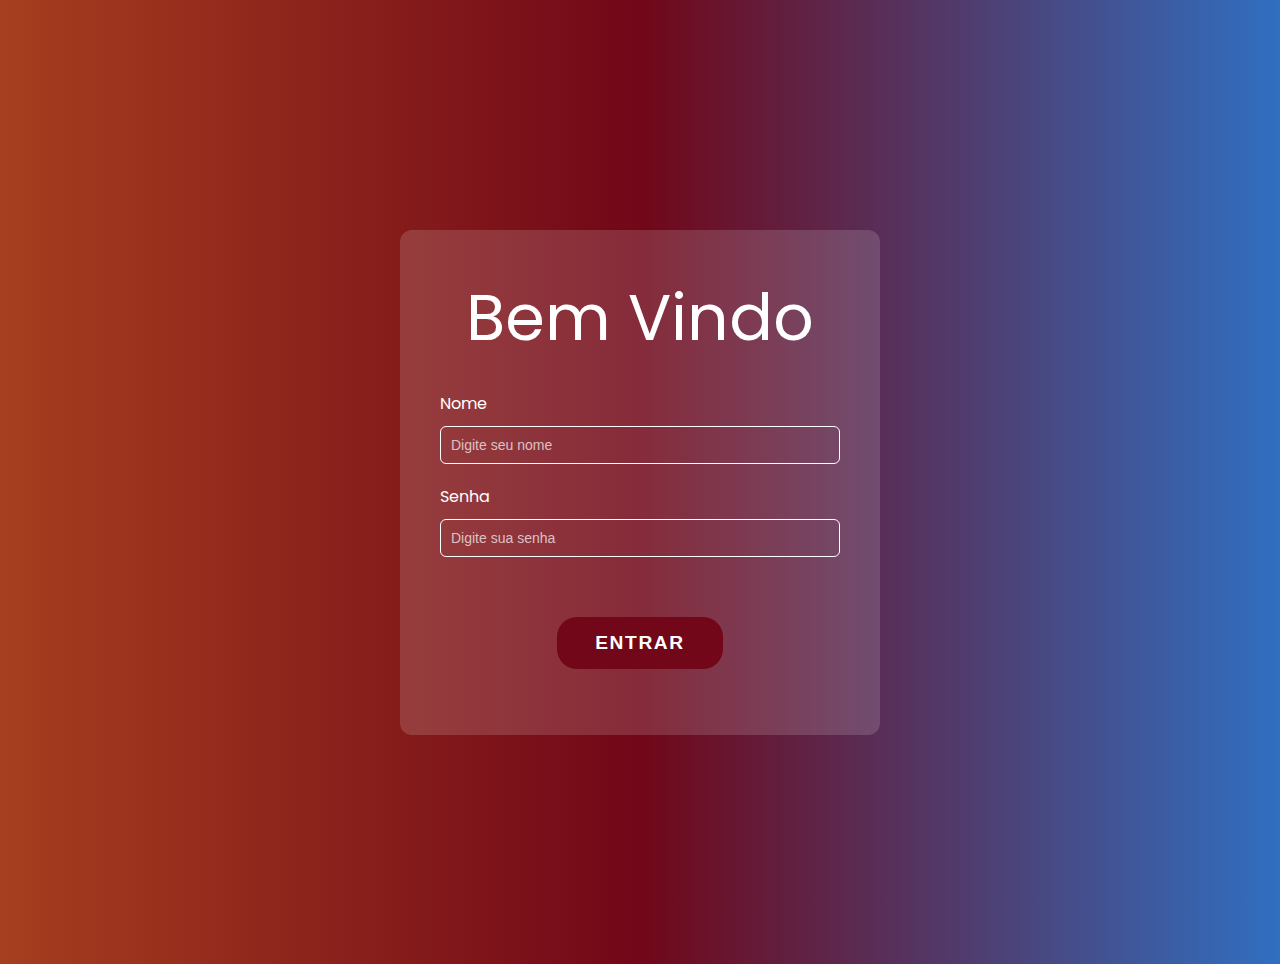
<file: Login/index.html>
<!DOCTYPE html>
<html lang="pt-br">
<head>
    <meta charset="UTF-8">
    <meta name="viewport" content="width=device-width, initial-scale=1.0">
    <title>Login</title>
    <link rel="stylesheet" href="estilo.css">
    <link rel="preconnect" href="https://fonts.googleapis.com">
    <link rel="preconnect" href="https://fonts.gstatic.com" crossorigin>
    <link href="https://fonts.googleapis.com/css2?family=Oxygen:wght@300;400;700&family=Poppins:wght@300;400;700;900&display=swap" rel="stylesheet">
</head>
<body>
    <div class="container">
        <h1>Bem Vindo</h1>
        <form>
            <p>
                <div id="nome">
                    Nome 
                    <input type="text" id="inNome" placeholder="Digite seu nome">
                </div>
                
                <div id="senha">
                    Senha 
                    <input type="password" id="inSenha" placeholder="Digite sua senha">
                </div>

                <div class="btn-container">
                    <input type="submit" value="ENTRAR" class="btn">
                </div>
            </p>
        </form>

        <h3></h3>

        <script src="acao.js"></script>
    </div>
</body>
</html>
</file>
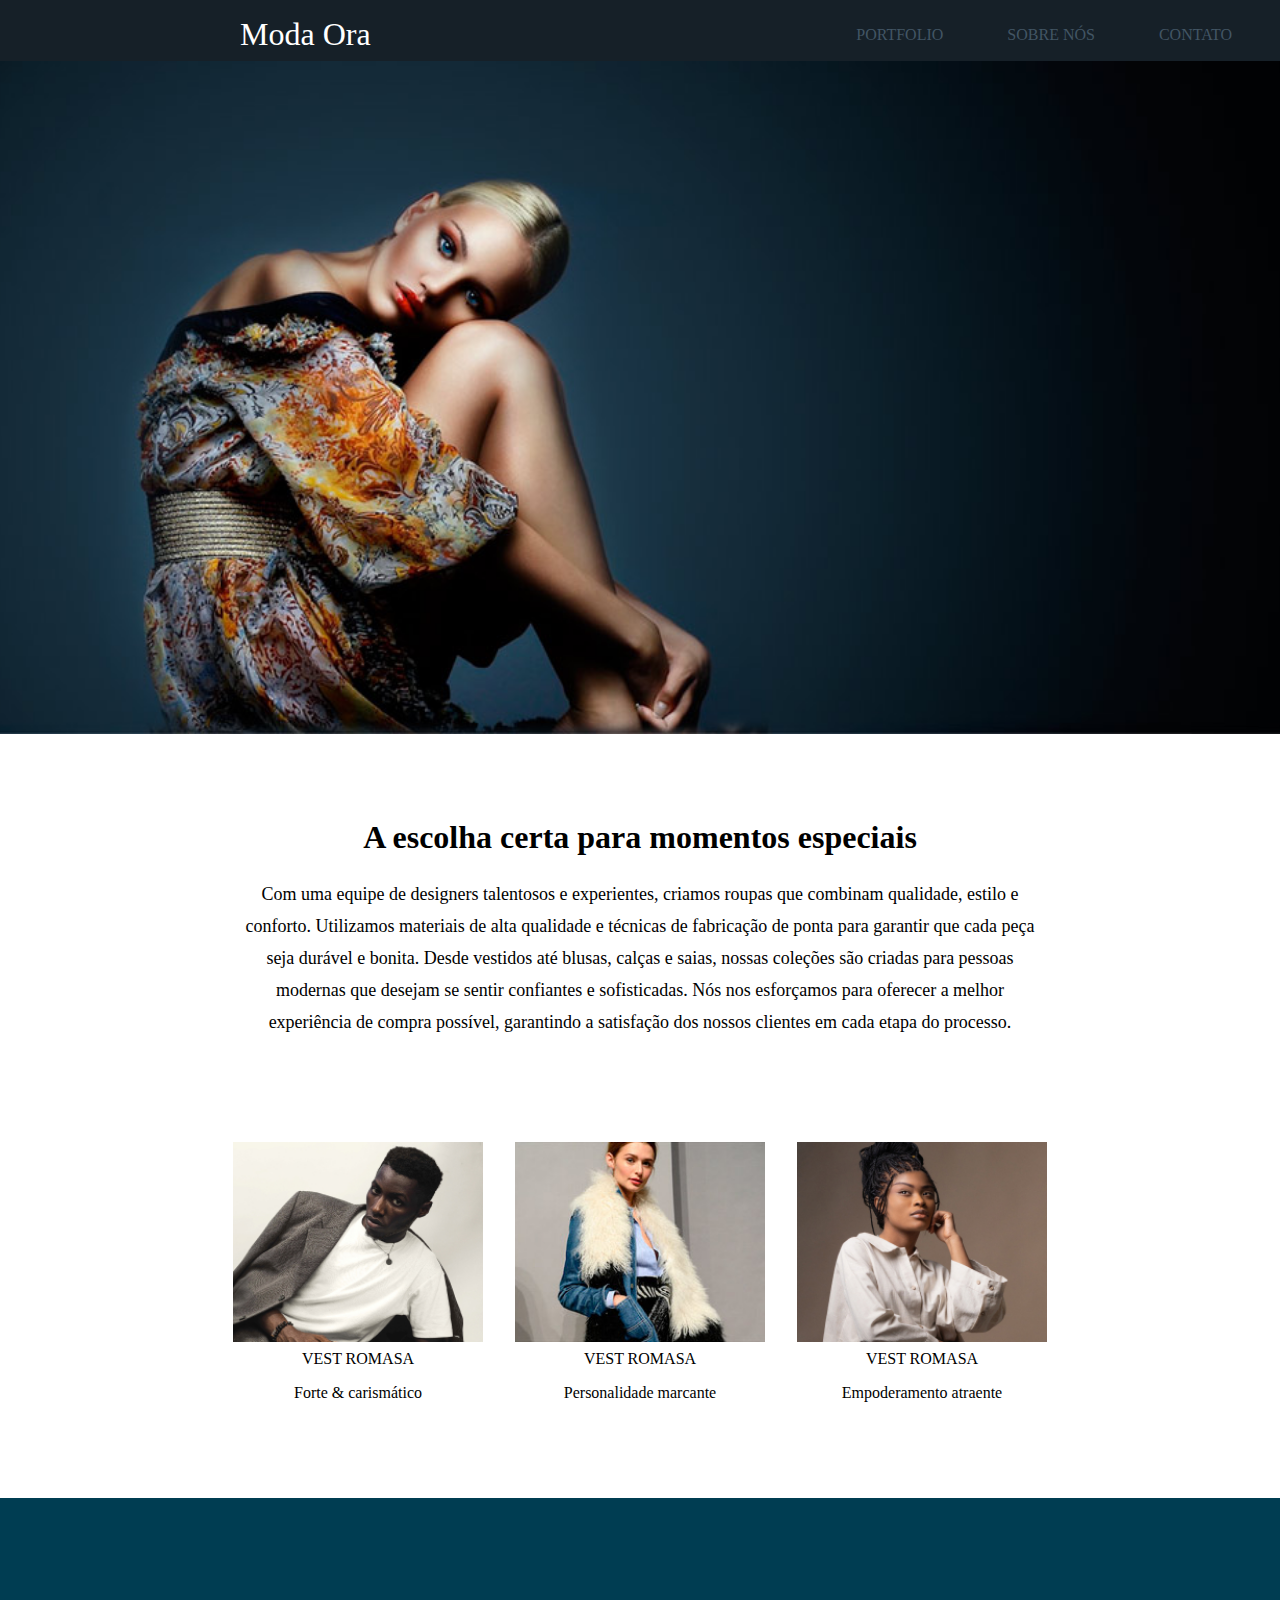
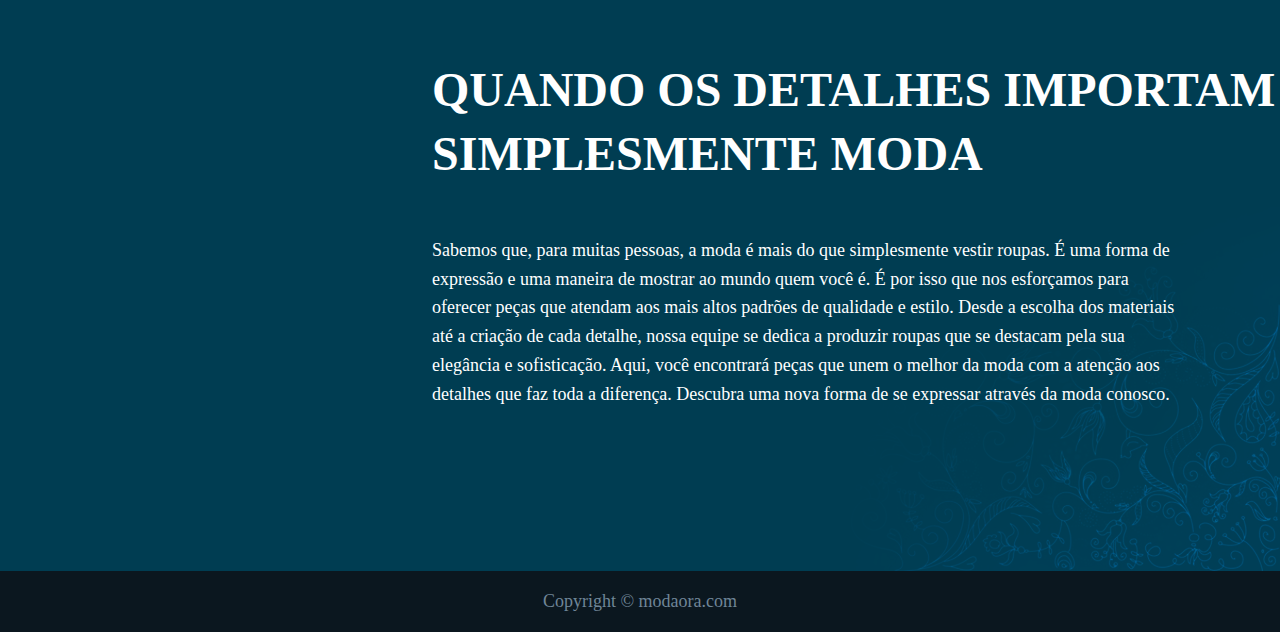
<file: Projeto-ModaOra-Inicio/index.html>
<!DOCTYPE html>
<html lang="pt-br">
<head>
    <meta charset="UTF-8">
    <title>Projeto</title>
    <link rel="stylesheet" href="estilo.css">
</head>
<body>
    <header>
        <ul class="lista">
            <li id="titulo">Moda Ora</li>
            <li>Portfolio</li>
            <li>Sobre nós</li>
            <li>Contato</li>
        </ul>
        <div class="imagem"></div>
    </header>

    <main>
        <section>
            <h1>A escolha certa para momentos especiais</h1>
            <p>Com uma equipe de designers talentosos e experientes, criamos roupas que combinam qualidade, estilo e conforto. Utilizamos materiais de alta qualidade e técnicas de fabricação de ponta para garantir que cada peça seja durável e bonita. Desde vestidos até blusas, calças e saias, nossas coleções são criadas para pessoas modernas que desejam se sentir confiantes e sofisticadas. Nós nos esforçamos para oferecer a melhor experiência de compra possível, garantindo a satisfação dos nossos clientes em cada etapa do processo.</p>
        </section>

        <ul class="lista-models">
            <li>
                <div class="item" style="background-image: url(imagens/modelo5.jpg);"></div>
                <p class="item-nome">Vest Romasa</p>
                <p>Forte & carismático</p>
            </li>

            <li>
                <div class="item" style="background-image: url(imagens/modelo2.jpg);"></div>
                <p class="item-nome">Vest Romasa</p>
                <p>Personalidade marcante</p>
            </li>

            <li>
                <div class="item" style="background-image: url(imagens/modelo4.jpg);"></div>
                <p class="item-nome">Vest Romasa</p>
                <p>Empoderamento atraente</p>
            </li>
        </ul>
        <div class="imagem2">
            <div class="conteudo">
                <h1>Quando os detalhes importam simplesmente moda</h1>
                <p>Sabemos que, para muitas pessoas, a moda é mais do que simplesmente vestir roupas. É uma forma de expressão e uma maneira de mostrar ao mundo quem você é. É por isso que nos esforçamos para oferecer peças que atendam aos mais altos padrões de qualidade e estilo. Desde a escolha dos materiais até a criação de cada detalhe, nossa equipe se dedica a produzir roupas que se destacam pela sua elegância e sofisticação. Aqui, você encontrará peças que unem o melhor da moda com a atenção aos detalhes que faz toda a diferença. Descubra uma nova forma de se expressar através da moda conosco.</p>
            </div>
        </div>
    </main>
    
    <footer>
        <p>Copyright © modaora.com</p>
    </footer>
</body>
</html>
</file>
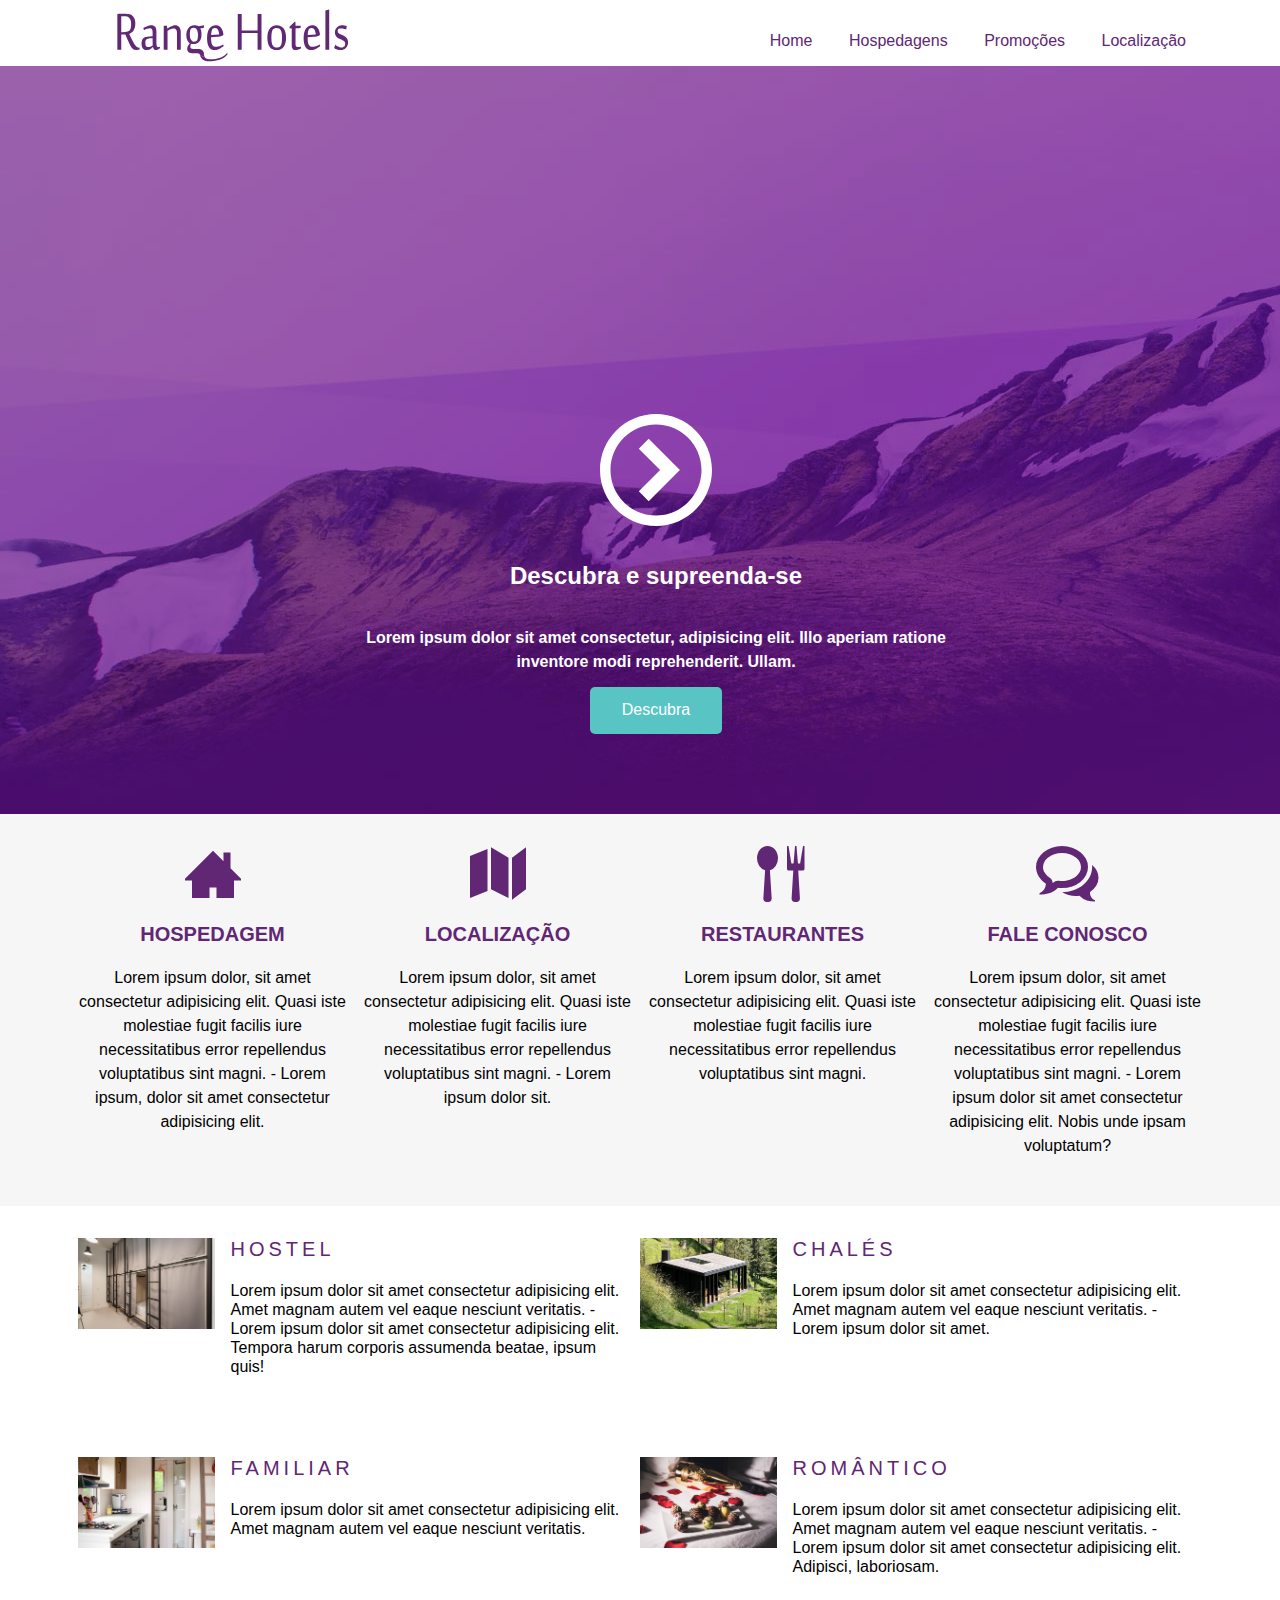
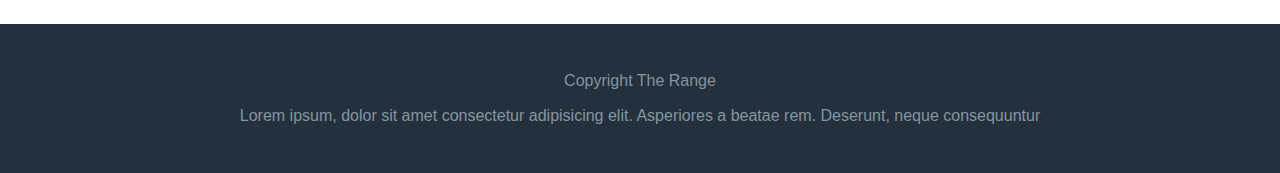
<file: ProjetoAngelsHosters-inicio/index.html>
<!DOCTYPE html>
<html lang="pt-br">
<head>
    <meta charset="UTF-8">
    <meta name="viewport" content="width=device-width, initial-scale=1.0">
    <title>Angels Hostels</title>

    <link rel="preconnect" href="https://fonts.googleapis.com">
    <link rel="preconnect" href="https://fonts.gstatic.com" crossorigin>
    <link href="https://fonts.googleapis.com/css2?family=Oxygen:wght@300;400;700&display=swap" rel="stylesheet">

    <link rel="stylesheet" href="assets/icomoon-icon/style.css">

    <link rel="stylesheet" href="css/normalize.css">
    <link rel="stylesheet" href="css/main.css">
</head>
<body>
    <header class="top_header maxWidth">
        <img src="images/logo_mob.svg"  class="top_header_logo" alt="logo">
        <nav class="top_header_nav">
            <ul>
                <li>
                    <a href="#">Home</a>
                </li>
            
                <li>
                    <a href="#">Hospedagens</a>
                </li>
            
                <li>
                    <a href="#">Promoções</a>
                </li>

                <li>
                    <a href="#">Localização</a>
                </li>
            </ul>
        </nav>
    </header>

    <main>
        <section class="heroBanner">
            <div class="maxWidth">
                <div class="heroBanner_iconPlay">
                <img src="images/icon_play.svg" alt="">
                </div>
                <h1 class="heroBanner_title">Descubra e supreenda-se</h1>
                <h2 class="heroBanner_subtitle">Lorem ipsum dolor sit amet consectetur, adipisicing elit. Illo aperiam ratione inventore modi reprehenderit. Ullam.</h2>

                <a href="" class="heroBanner_btn">Descubra</a>
            </div>
        </section>
    
         <section class="middle_content">
            <div class="maxWidth row">
                <article class="col col-sm-12 col-md-6 col-xl-3">
                    <a href="#">
                        <span class="icon-home3"></span>
                        <h3 class="middle_content_title">Hospedagem</h3>
                        <p>Lorem ipsum dolor, sit amet consectetur adipisicing elit.    Quasi iste molestiae fugit facilis iure necessitatibus error   repellendus voluptatibus sint magni. - Lorem ipsum, dolor sit amet consectetur adipisicing elit.</p>
                    </a>
                </article>

                <article class="col col-sm-12 col-md-6 col-xl-3">
                    <a href="#">
                        <span class="icon-map"></span>
                        <h3 class="middle_content_title">Localização</h3>
                        <p>Lorem ipsum dolor, sit amet consectetur adipisicing elit. Quasi iste molestiae fugit facilis iure necessitatibus error repellendus voluptatibus sint magni. - Lorem ipsum dolor sit.</p>
                    </a>
                </article>

                <article class="col col-sm-12 col-md-6 col-xl-3">
                    <a href="#">
                        <span class="icon-spoon-knife"></span>
                        <h3 class="middle_content_title">Restaurantes</h3>
                        <p>Lorem ipsum dolor, sit amet consectetur adipisicing elit. Quasi iste molestiae fugit facilis iure necessitatibus error repellendus voluptatibus sint magni.</p>
                    </a>
                </article>

                <article class="col col-sm-12 col-md-6 col-xl-3">
                    <a href="#">
                        <span class="icon-bubbles4"></span>
                        <h3 class="middle_content_title">Fale conosco</h3>
                        <p>Lorem ipsum dolor, sit amet consectetur adipisicing elit. Quasi iste molestiae fugit facilis iure necessitatibus error repellendus voluptatibus sint magni. - Lorem ipsum dolor sit amet consectetur adipisicing elit. Nobis unde ipsam voluptatum?</p>
                    </a>
                </article>
            </div>
        </section>

        <section class="mainContent">
            <div class="row maxWidth">
                <article class="mainContent_article col-sm-12 col-xl-6">
                    <div class="mainContent_img">
                        <img src="images/hostel.png" alt="Hostel">
                    </div>
                    <div class="mainContent_text">
                        <h3 class="mainContent_title">Hostel</h3>
                        <p>Lorem ipsum dolor sit amet consectetur adipisicing elit. Amet magnam autem vel eaque nesciunt veritatis. - Lorem ipsum dolor sit amet consectetur adipisicing elit. Tempora harum corporis assumenda beatae, ipsum quis!</p>
                    </div>
                </article>

                <article class="mainContent_article col-sm-12 col-xl-6">
                    <div class="mainContent_img">
                        <img src="images/chale.png" alt="Hostel">
                    </div>
                    <div class="mainContent_text">
                        <h3 class="mainContent_title">Chalés</h3>
                        <p>Lorem ipsum dolor sit amet consectetur adipisicing elit. Amet magnam autem vel eaque nesciunt veritatis. - Lorem ipsum dolor sit amet.</p>
                    </div>
                </article>

                <article class="mainContent_article col-sm-12 col-xl-6">
                    <div class="mainContent_img">
                        <img src="images/familiar.png" alt="Hostel">
                    </div>
                    <div class="mainContent_text">
                        <h3 class="mainContent_title">Familiar</h3>
                        <p>Lorem ipsum dolor sit amet consectetur adipisicing elit. Amet magnam autem vel eaque nesciunt veritatis.</p>
                    </div>
                </article>

                <article class="mainContent_article col-sm-12 col-xl-6">
                    <div class="mainContent_img">
                        <img src="images/romantico.png" alt="Hostel">
                    </div>
                    <div class="mainContent_text">
                        <h3 class="mainContent_title">Romântico</h3>
                        <p>Lorem ipsum dolor sit amet consectetur adipisicing elit. Amet magnam autem vel eaque nesciunt veritatis. - Lorem ipsum dolor sit amet consectetur adipisicing elit. Adipisci, laboriosam.</p>
                    </div>
                </article>
            </div>
        </section>
    </main>

    <footer class="footer">
        <p>Copyright The Range</p>
        <p>Lorem ipsum, dolor sit amet consectetur adipisicing elit. Asperiores a beatae rem. Deserunt, neque consequuntur</p>
    </footer>
    
</body>
</html>
</file>
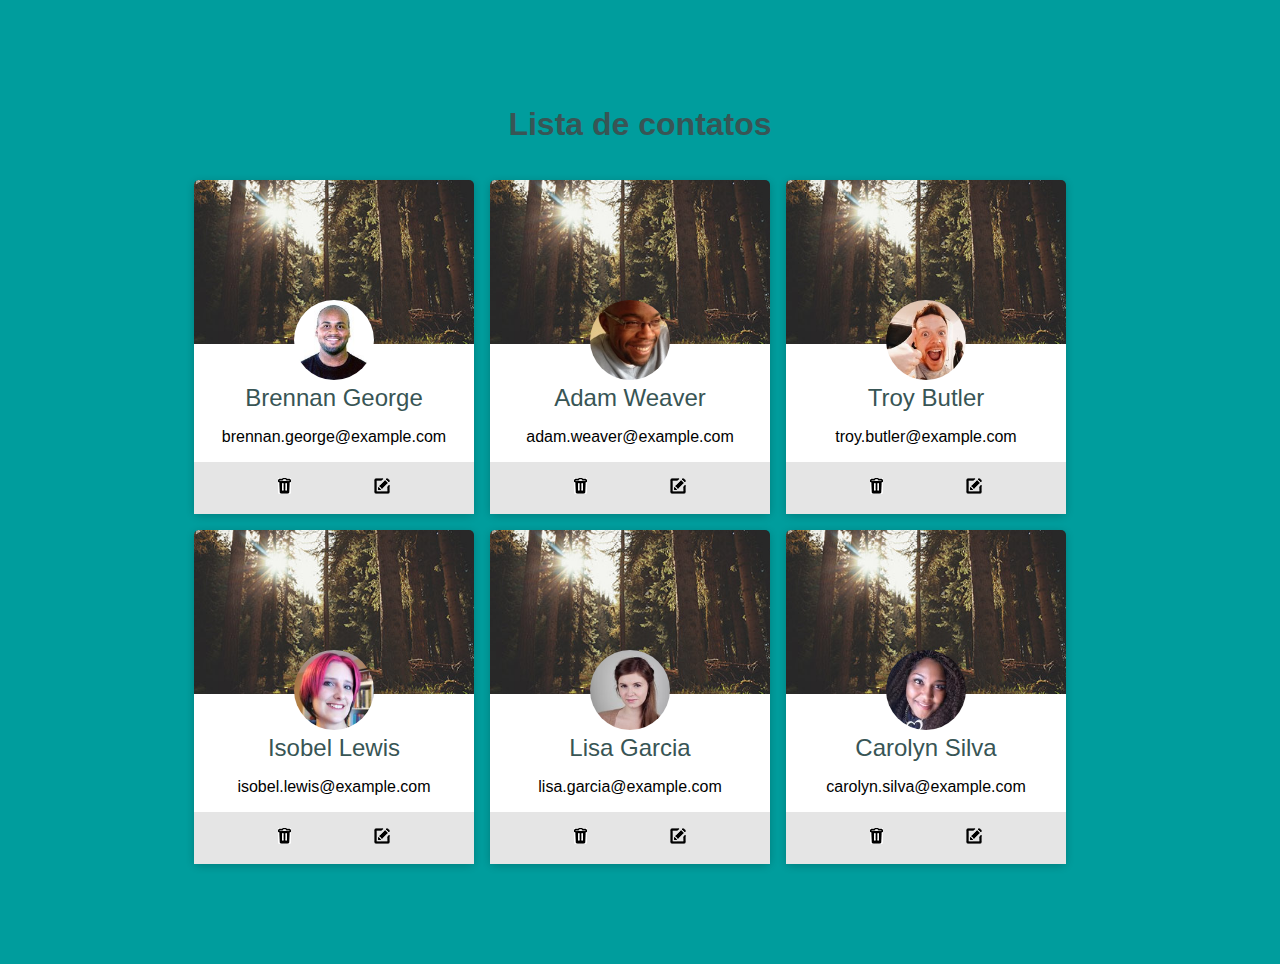
<file: ProjetoContatos/index.html>
<!DOCTYPE html>
<html lang="pt-br">

<head>
    <meta charset="UTF-8">
    <meta http-equiv="X-UA-Compatible" content="IE=edge">
    <meta name="viewport" content="width=device-width, initial-scale=1.0">
    <title>Projeto 2</title>
    <link rel="stylesheet" href="estilo2.css">

</head>

<body>
    <h1 class="main-title">Lista de contatos</h1>

    <div class="list-wrapper">
        <ul class="list">
            <li class="list-item">
                <div class="list-item-imagem">
                    <img src="imagens/1.jpg" alt="Brennan George">
                </div>
                
                <div class="list-item__content">
                    <p class="list-item__name">Brennan George</p>
                    <p class="list-item__email">brennan.george@example.com</p>
                </div>

                <div class="list-item__action">
                    <a href="#"><img src="imagens/delete.png" alt="Delete"></a>
                    <a href="#"><img src="imagens/edit.png" alt="Edit"></a>
                </div> 
            </li>

            <li class="list-item">
                <div class="list-item-imagem">
                    <img src="imagens/2.jpg" alt="Adam Weaver">
                </div>
                
                <div class="list-item__content">
                    <p class="list-item__name">Adam Weaver</p>
                    <p class="list-item__email">adam.weaver@example.com</p>
                </div>

                <div class="list-item__action">
                    <a href="#"><img src="imagens/delete.png" alt="Delete"></a>
                    <a href="#"><img src="imagens/edit.png" alt="Edit"></a>
                </div> 
            </li>

            <li class="list-item">
                <div class="list-item-imagem">
                    <img src="imagens/3.jpg" alt="Troy Butler">
                </div>
                
                <div class="list-item__content">
                    <p class="list-item__name">Troy Butler</p>
                    <p class="list-item__email">troy.butler@example.com</p>
                </div>

                <div class="list-item__action">
                    <a href="#"><img src="imagens/delete.png" alt="Delete"></a>
                    <a href="#"><img src="imagens/edit.png" alt="Edit"></a>
                </div> 
            </li>

            <li class="list-item">
                <div class="list-item-imagem">
                    <img src="imagens/4.jpg" alt="Isobel Lewis">
                </div>
                
                <div class="list-item__content">
                    <p class="list-item__name">Isobel Lewis</p>
                    <p class="list-item__email">isobel.lewis@example.com</p>
                </div>

                <div class="list-item__action">
                    <a href="#"><img src="imagens/delete.png" alt="Delete"></a>
                    <a href="#"><img src="imagens/edit.png" alt="Edit"></a>
                </div> 
            </li>

            <li class="list-item">
                <div class="list-item-imagem">
                    <img src="imagens/5.jpg" alt="Lisa Garcia">
                </div>
                
                <div class="list-item__content">
                    <p class="list-item__name">Lisa Garcia</p>
                    <p class="list-item__email">lisa.garcia@example.com</p>
                </div>

                <div class="list-item__action">
                    <a href="#"><img src="imagens/delete.png" alt="Delete"></a>
                    <a href="#"><img src="imagens/edit.png" alt="Edit"></a>
                </div> 
            </li>

            <li class="list-item">
                <div class="list-item-imagem">
                    <img src="imagens/6.jpg" alt="Carolyn Silva">
                </div>
                
                <div class="list-item__content">
                    <p class="list-item__name">Carolyn Silva</p>
                    <p class="list-item__email">carolyn.silva@example.com</p>
                </div>

                <div class="list-item__action">
                    <a href="#"><img src="imagens/delete.png" alt="Delete"></a>
                    <a href="#"><img src="imagens/edit.png" alt="Edit"></a>
                </div> 
            </li>
        </ul>
    </div>
</body>
</html>
</file>
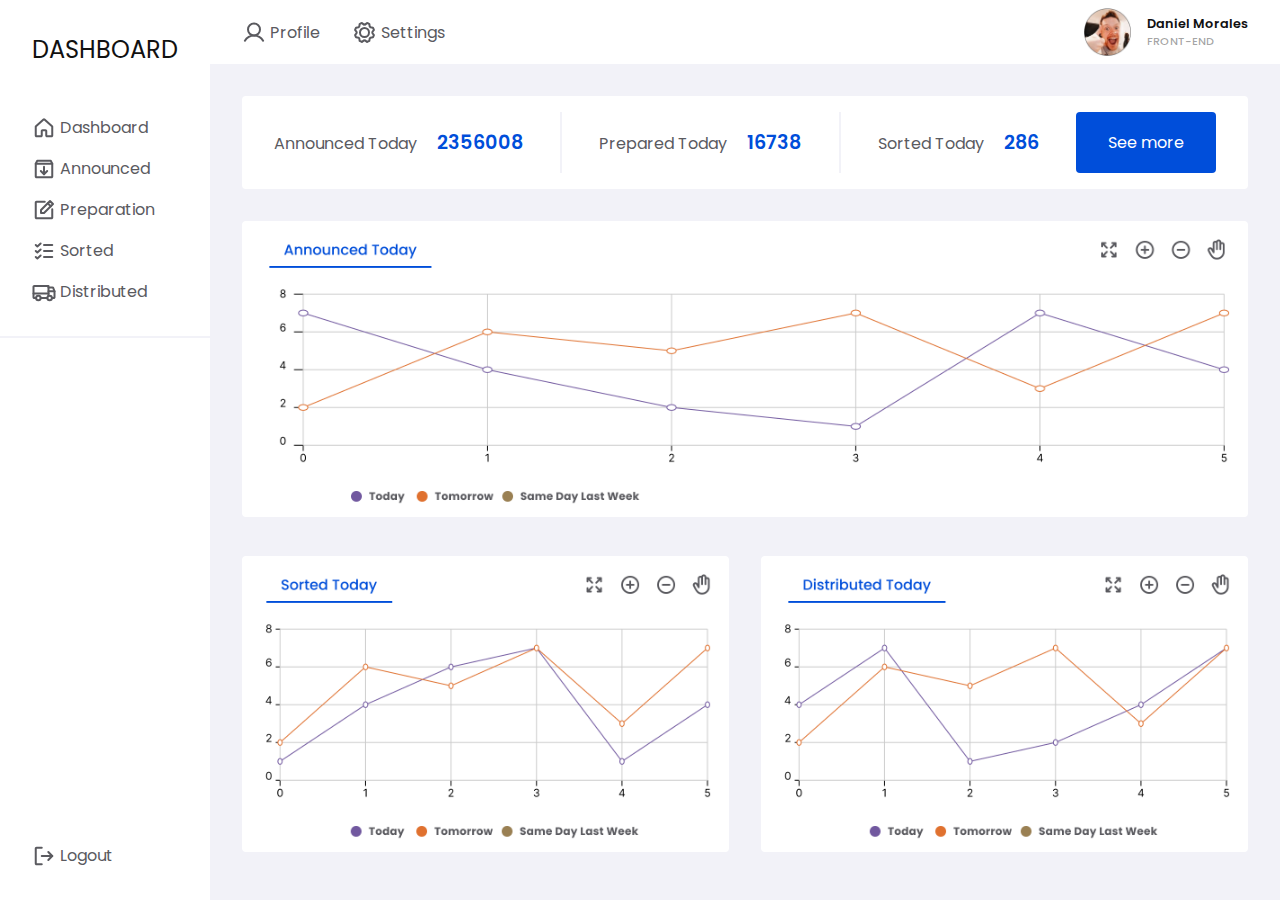
<file: ProjetoDashboard_inicio/index.html>
<!DOCTYPE html>
<html lang="pt-br">

<head>
    <meta charset="UTF-8">
    <meta name="viewport" content="width=device-width, initial-scale=1.0">
    <title>Projeto Dashboard</title>
    <link rel="preconnect" href="https://fonts.googleapis.com">
    <link rel="preconnect" href="https://fonts.gstatic.com" crossorigin>
    <link href="https://fonts.googleapis.com/css2?family=Poppins:wght@500;600&display=swap" rel="stylesheet">
    <link rel="stylesheet" href="estilo.css">
</head>

<body>
    <nav class="mainNav">
        <a href="index.html" class="mainNav_linkLogo">Dashboard</a>

        <div class="mainNav_menus">
            <ul class="mainNav_menu">
                <li>
                    <a href="#">
                        <svg width="24" height="24" viewBox="0 0 24 24" fill="none" xmlns="http://www.w3.org/2000/svg">
                            <path
                                d="M14.25 19.499V14.999C14.25 14.8001 14.171 14.6093 14.0303 14.4686C13.8897 14.328 13.6989 14.249 13.5 14.249H10.5C10.3011 14.249 10.1103 14.328 9.96967 14.4686C9.82902 14.6093 9.75 14.8001 9.75 14.999V19.499C9.75 19.6979 9.67098 19.8887 9.53033 20.0293C9.38968 20.17 9.19891 20.249 9 20.249H4.5C4.30109 20.249 4.11032 20.17 3.96967 20.0293C3.82902 19.8887 3.75 19.6979 3.75 19.499V10.8271C3.75168 10.7233 3.77411 10.6209 3.81597 10.5259C3.85783 10.4309 3.91828 10.3453 3.99375 10.274L11.4937 3.45836C11.632 3.33187 11.8126 3.26172 12 3.26172C12.1874 3.26172 12.368 3.33187 12.5062 3.45836L20.0062 10.274C20.0817 10.3453 20.1422 10.4309 20.184 10.5259C20.2259 10.6209 20.2483 10.7233 20.25 10.8271V19.499C20.25 19.6979 20.171 19.8887 20.0303 20.0293C19.8897 20.17 19.6989 20.249 19.5 20.249H15C14.8011 20.249 14.6103 20.17 14.4697 20.0293C14.329 19.8887 14.25 19.6979 14.25 19.499Z"
                                stroke="#5A5A5F" stroke-width="2" stroke-linecap="round" stroke-linejoin="round" />
                        </svg>

                        Dashboard
                    </a>
                </li>

                <li>
                    <a href="#">
                        <svg width="24" height="24" viewBox="0 0 24 24" fill="none" xmlns="http://www.w3.org/2000/svg">
                            <path
                                d="M19.5 20.25H4.5C4.30109 20.25 4.11032 20.171 3.96967 20.0303C3.82902 19.8897 3.75 19.6989 3.75 19.5V6.75L5.25 3.75H18.75L20.25 6.75V19.5C20.25 19.6989 20.171 19.8897 20.0303 20.0303C19.8897 20.171 19.6989 20.25 19.5 20.25Z"
                                stroke="#5A5A5F" stroke-width="2" stroke-linecap="round" stroke-linejoin="round" />
                            <path d="M8.82227 14.0703L12.0004 17.2484L15.1785 14.0703" stroke="#5A5A5F" stroke-width="2"
                                stroke-linecap="round" stroke-linejoin="round" />
                            <path d="M12 9.75V17.25" stroke="#5A5A5F" stroke-width="2" stroke-linecap="round"
                                stroke-linejoin="round" />
                            <path d="M3.75 6.75H20.25" stroke="#5A5A5F" stroke-width="2" stroke-linecap="round"
                                stroke-linejoin="round" />
                        </svg>

                        Announced
                    </a>
                </li>

                <li>
                    <a href="#">
                        <svg width="24" height="24" viewBox="0 0 24 24" fill="none" xmlns="http://www.w3.org/2000/svg">
                            <path d="M12 15H9V12L18 3L21 6L12 15Z" stroke="#5A5A5F" stroke-width="2"
                                stroke-linecap="round" stroke-linejoin="round" />
                            <path d="M15.75 5.25L18.75 8.25" stroke="#5A5A5F" stroke-width="2" stroke-linecap="round"
                                stroke-linejoin="round" />
                            <path
                                d="M20.25 11.25V19.5C20.25 19.6989 20.171 19.8897 20.0303 20.0303C19.8897 20.171 19.6989 20.25 19.5 20.25H4.5C4.30109 20.25 4.11032 20.171 3.96967 20.0303C3.82902 19.8897 3.75 19.6989 3.75 19.5V4.5C3.75 4.30109 3.82902 4.11032 3.96967 3.96967C4.11032 3.82902 4.30109 3.75 4.5 3.75H12.75"
                                stroke="#5A5A5F" stroke-width="2" stroke-linecap="round" stroke-linejoin="round" />
                        </svg>

                        Preparation
                    </a>
                </li>

                <li>
                    <a href="#">
                        <svg width="24" height="24" viewBox="0 0 24 24" fill="none" xmlns="http://www.w3.org/2000/svg">
                            <path d="M12 12H20.25" stroke="#5A5A5F" stroke-width="2" stroke-linecap="round"
                                stroke-linejoin="round" />
                            <path d="M12 6H20.25" stroke="#5A5A5F" stroke-width="2" stroke-linecap="round"
                                stroke-linejoin="round" />
                            <path d="M12 18H20.25" stroke="#5A5A5F" stroke-width="2" stroke-linecap="round"
                                stroke-linejoin="round" />
                            <path d="M8.625 4.5L5.37187 7.5L3.75 6" stroke="#5A5A5F" stroke-width="2"
                                stroke-linecap="round" stroke-linejoin="round" />
                            <path d="M8.625 10.5L5.37187 13.5L3.75 12" stroke="#5A5A5F" stroke-width="2"
                                stroke-linecap="round" stroke-linejoin="round" />
                            <path d="M8.625 16.5L5.37187 19.5L3.75 18" stroke="#5A5A5F" stroke-width="2"
                                stroke-linecap="round" stroke-linejoin="round" />
                        </svg>

                        Sorted
                    </a>
                </li>

                <li>
                    <a href="#">
                        <svg width="24" height="24" viewBox="0 0 24 24" fill="none" xmlns="http://www.w3.org/2000/svg">
                            <path
                                d="M16.5 7.50002H20.4938C20.6432 7.49904 20.7894 7.54329 20.9132 7.62695C21.037 7.71061 21.1326 7.82977 21.1875 7.96877L22.5 11.25"
                                stroke="#5A5A5F" stroke-width="2" stroke-linecap="round" stroke-linejoin="round" />
                            <path d="M1.5 13.5H16.5" stroke="#5A5A5F" stroke-width="2" stroke-linecap="round"
                                stroke-linejoin="round" />
                            <path
                                d="M17.625 20.25C18.8676 20.25 19.875 19.2426 19.875 18C19.875 16.7574 18.8676 15.75 17.625 15.75C16.3824 15.75 15.375 16.7574 15.375 18C15.375 19.2426 16.3824 20.25 17.625 20.25Z"
                                stroke="#5A5A5F" stroke-width="2" stroke-miterlimit="10" />
                            <path
                                d="M6.375 20.25C7.61764 20.25 8.625 19.2426 8.625 18C8.625 16.7574 7.61764 15.75 6.375 15.75C5.13236 15.75 4.125 16.7574 4.125 18C4.125 19.2426 5.13236 20.25 6.375 20.25Z"
                                stroke="#5A5A5F" stroke-width="2" stroke-miterlimit="10" />
                            <path d="M15.375 18H8.625" stroke="#5A5A5F" stroke-width="2" stroke-linecap="round"
                                stroke-linejoin="round" />
                            <path
                                d="M4.125 18H2.25C2.05109 18 1.86032 17.921 1.71967 17.7803C1.57902 17.6397 1.5 17.4489 1.5 17.25V6.75C1.5 6.55109 1.57902 6.36032 1.71967 6.21967C1.86032 6.07902 2.05109 6 2.25 6H16.5V16.05"
                                stroke="#5A5A5F" stroke-width="2" stroke-linecap="round" stroke-linejoin="round" />
                            <path
                                d="M16.5 11.25H22.5V17.25C22.5 17.4489 22.421 17.6397 22.2803 17.7803C22.1397 17.921 21.9489 18 21.75 18H19.875"
                                stroke="#5A5A5F" stroke-width="2" stroke-linecap="round" stroke-linejoin="round" />
                        </svg>

                        Distributed
                    </a>
                </li>
            </ul>

            <ul class="mainNav_menu">
                <li>
                    <a href="#">
                        <svg width="24" height="24" viewBox="0 0 24 24" fill="none" xmlns="http://www.w3.org/2000/svg">
                            <path d="M16.3125 8.0625L20.25 12L16.3125 15.9375" stroke="#5A5A5F" stroke-width="2"
                                stroke-linecap="round" stroke-linejoin="round" />
                            <path d="M9.75 12H20.25" stroke="#5A5A5F" stroke-width="2" stroke-linecap="round"
                                stroke-linejoin="round" />
                            <path
                                d="M9.75 20.25H4.5C4.30109 20.25 4.11032 20.171 3.96967 20.0303C3.82902 19.8897 3.75 19.6989 3.75 19.5V4.5C3.75 4.30109 3.82902 4.11032 3.96967 3.96967C4.11032 3.82902 4.30109 3.75 4.5 3.75H9.75"
                                stroke="#5A5A5F" stroke-width="2" stroke-linecap="round" stroke-linejoin="round" />
                        </svg>

                        Logout
                    </a>
                </li>
            </ul>
        </div>
    </nav>

    <header class="topnav">
        <nav>
            <ul class="topnav_menu">
                <li>
                    <a href="#">
                        <svg width="24" height="25" viewBox="0 0 24 25" fill="none" xmlns="http://www.w3.org/2000/svg">
                            <path
                                d="M12 15.5C15.3137 15.5 18 12.8137 18 9.5C18 6.18629 15.3137 3.5 12 3.5C8.68629 3.5 6 6.18629 6 9.5C6 12.8137 8.68629 15.5 12 15.5Z"
                                stroke="#5A5A5F" stroke-width="2" stroke-miterlimit="10" />
                            <path
                                d="M2.90625 20.7508C3.82775 19.1544 5.15328 17.8287 6.74958 16.907C8.34588 15.9853 10.1567 15.5 12 15.5C13.8433 15.5 15.6541 15.9853 17.2504 16.907C18.8467 17.8287 20.1722 19.1544 21.0938 20.7508"
                                stroke="#5A5A5F" stroke-width="2" stroke-linecap="round" stroke-linejoin="round" />
                        </svg>

                        Profile
                    </a>
                </li>

                <li>
                    <a href="#">
                        <svg width="25" height="25" viewBox="0 0 25 25" fill="none" xmlns="http://www.w3.org/2000/svg">
                            <path
                                d="M12.4972 17C14.9825 17 16.9972 14.9853 16.9972 12.5C16.9972 10.0147 14.9825 8 12.4972 8C10.0119 8 7.99719 10.0147 7.99719 12.5C7.99719 14.9853 10.0119 17 12.4972 17Z"
                                stroke="#5A5A5F" stroke-width="2" stroke-linecap="round" stroke-linejoin="round" />
                            <path
                                d="M17.7195 6.60156C17.957 6.82031 18.182 7.04531 18.3945 7.27656L20.9538 7.64219C21.3708 8.36641 21.6923 9.14161 21.9101 9.94844L20.3538 12.0203C20.3538 12.0203 20.382 12.6578 20.3538 12.9766L21.9101 15.0484C21.6933 15.8556 21.3718 16.6309 20.9538 17.3547L18.3945 17.7203C18.3945 17.7203 17.9538 18.1797 17.7195 18.3953L17.3538 20.9547C16.6296 21.3717 15.8544 21.6931 15.0476 21.9109L12.9757 20.3547C12.6576 20.3828 12.3376 20.3828 12.0195 20.3547L9.94758 21.9109C9.14042 21.6941 8.36509 21.3727 7.64133 20.9547L7.27571 18.3953C7.04446 18.1766 6.81946 17.9516 6.60071 17.7203L4.04133 17.3547C3.62432 16.6305 3.30289 15.8553 3.08508 15.0484L4.64133 12.9766C4.64133 12.9766 4.61321 12.3391 4.64133 12.0203L3.08508 9.94844C3.30188 9.14127 3.62336 8.36594 4.04133 7.64219L6.60071 7.27656C6.81946 7.04531 7.04446 6.82031 7.27571 6.60156L7.64133 4.04219C8.36556 3.62517 9.14076 3.30375 9.94758 3.08594L12.0195 4.64219C12.3376 4.61406 12.6576 4.61406 12.9757 4.64219L15.0476 3.08594C15.8547 3.30274 16.6301 3.62421 17.3538 4.04219L17.7195 6.60156Z"
                                stroke="#5A5A5F" stroke-width="2" stroke-linecap="round" stroke-linejoin="round" />
                        </svg>

                        Settings
                    </a>
                </li>
            </ul>
        </nav>

        <section class="perfil">
            <div class="perfil_thumb">
                <img src="imagens/perfil.png" alt="">
            </div>
            <div>
                <div class="perfil_name">Daniel Morales</div>
                <div class="perfil_rule">Front-end</div>
            </div>
        </section>
    </header>

    <main>
        <section class="summary">
            <article>
                <span class="summary_description">Announced Today</span>
                <span class="summary_number">2356008</span>
            </article>

            <div class="summary_separated"></div>

            <article>
                <span class="summary_description">Prepared Today</span>
                <span class="summary_number">16738</span>
            </article>

            <div class="summary_separated"></div>

            <article>
                <span class="summary_description">Sorted Today</span>
                <span class="summary_number">286</span>
            </article>

            <a href="#" class="btn summary_btn">See more</a>


        </section>

        <figure>
            <img src="imagens/chart1.png" alt="chart 1">
        </figure>

        <figure class="grid-half">
            <img src="imagens/chart2.png" alt="chart 2">
        </figure>

        <figure class="grid-half">
            <img src="imagens/chart3.png" alt="chart 3">
        </figure>
    </main>
</body>

</html>
</file>
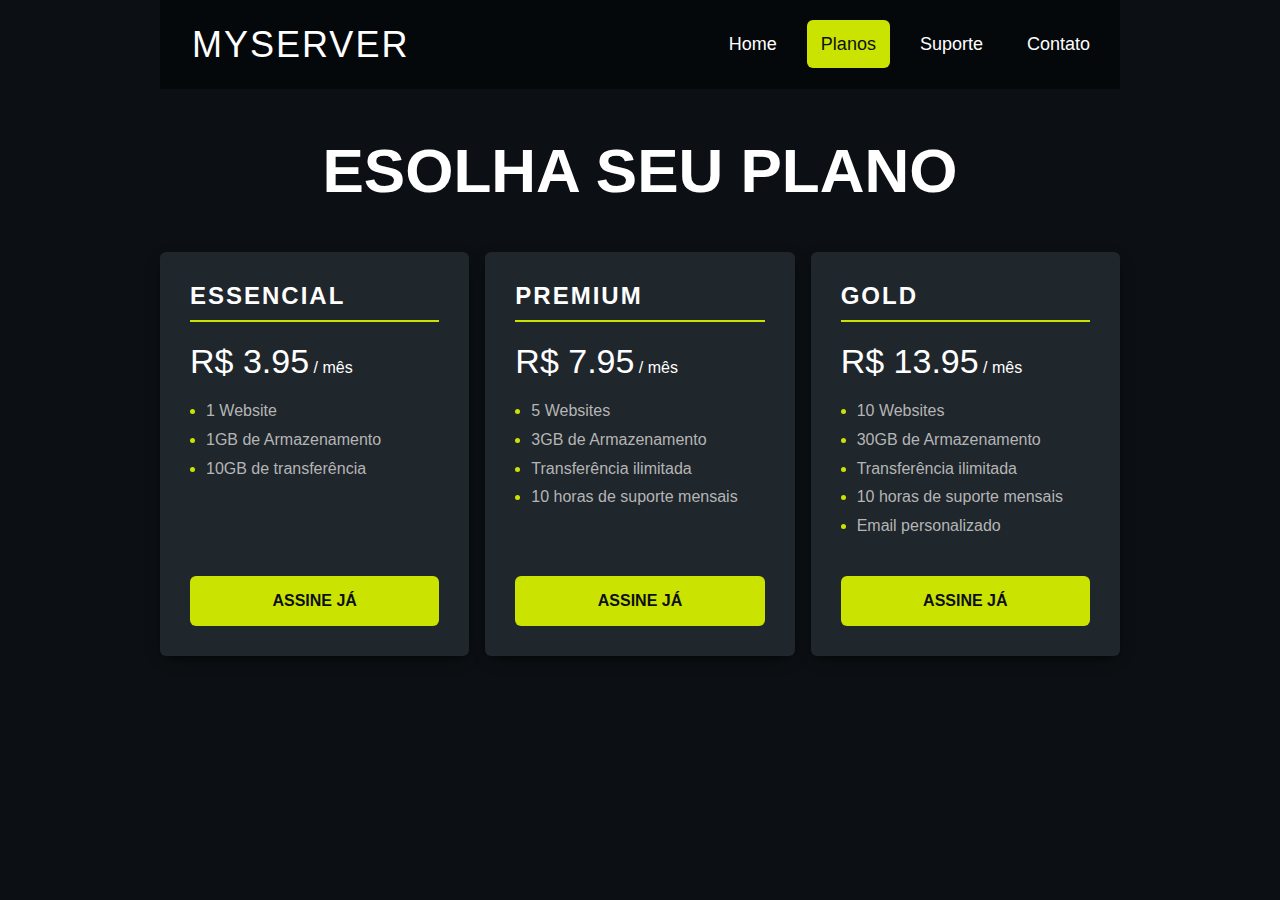
<file: projetoEsolhaPlano/index.html>
<!DOCTYPE html>
<html lang="pt-br">
<head>
    <meta charset="UTF-8">
    <title>Escolha seu plano</title>
    <link rel="stylesheet" href="estilo.css">
</head>
<body>
    <header class="header">
        <div class="header-logo">MyServer</div>
        <nav class="header-nav">
            <ul>
                <li><a href="#">Home</a></li>
                <li><a href="#" class="header-nav-active">Planos</a></li>
                <li><a href="#">Suporte</a></li>
                <li><a href="#">Contato</a></li>
            </ul>   
        </nav>
    </header>   

    <h1 class="main-title">Esolha seu plano</h1>

    <section class="pricing">

        <div class="pricing-plan">
            <h2 class="pricing-plan-title">Essencial</h2>
            <p><span class="pricing-plan-price">R$ 3.95</span> / mês</p>
            <ul class="pricing-plan-features">
                <li>1 Website</li>
                <li>1GB de Armazenamento</li>
                <li>10GB de transferência</li>
            </ul>
            <a href="#" class="pricing-plan-cta">Assine Já</a>
        </div>

        <div class="pricing-plan">
            <h2 class="pricing-plan-title">Premium</h2>
            <p><span class="pricing-plan-price">R$ 7.95</span> / mês</p>
            <ul class="pricing-plan-features">
                <li>5 Websites</li>
                <li>3GB de Armazenamento</li>
                <li>Transferência ilimitada</li>
                <li>10 horas de suporte mensais</li>
            </ul>
            <a href="#" class="pricing-plan-cta">Assine Já</a>
        </div>

        <div class="pricing-plan">
            <h2 class="pricing-plan-title">Gold</h2>
            <p><span class="pricing-plan-price">R$ 13.95</span> / mês</p>
            <ul class="pricing-plan-features">
                <li>10 Websites</li>
                <li>30GB de Armazenamento</li>
                <li>Transferência ilimitada</li>
                <li>10 horas de suporte mensais</li>
                <li>Email personalizado</li>
            </ul>
            <a href="#" class="pricing-plan-cta">Assine Já</a>
        </div>

    </section>
</body> 
</html>
</file>
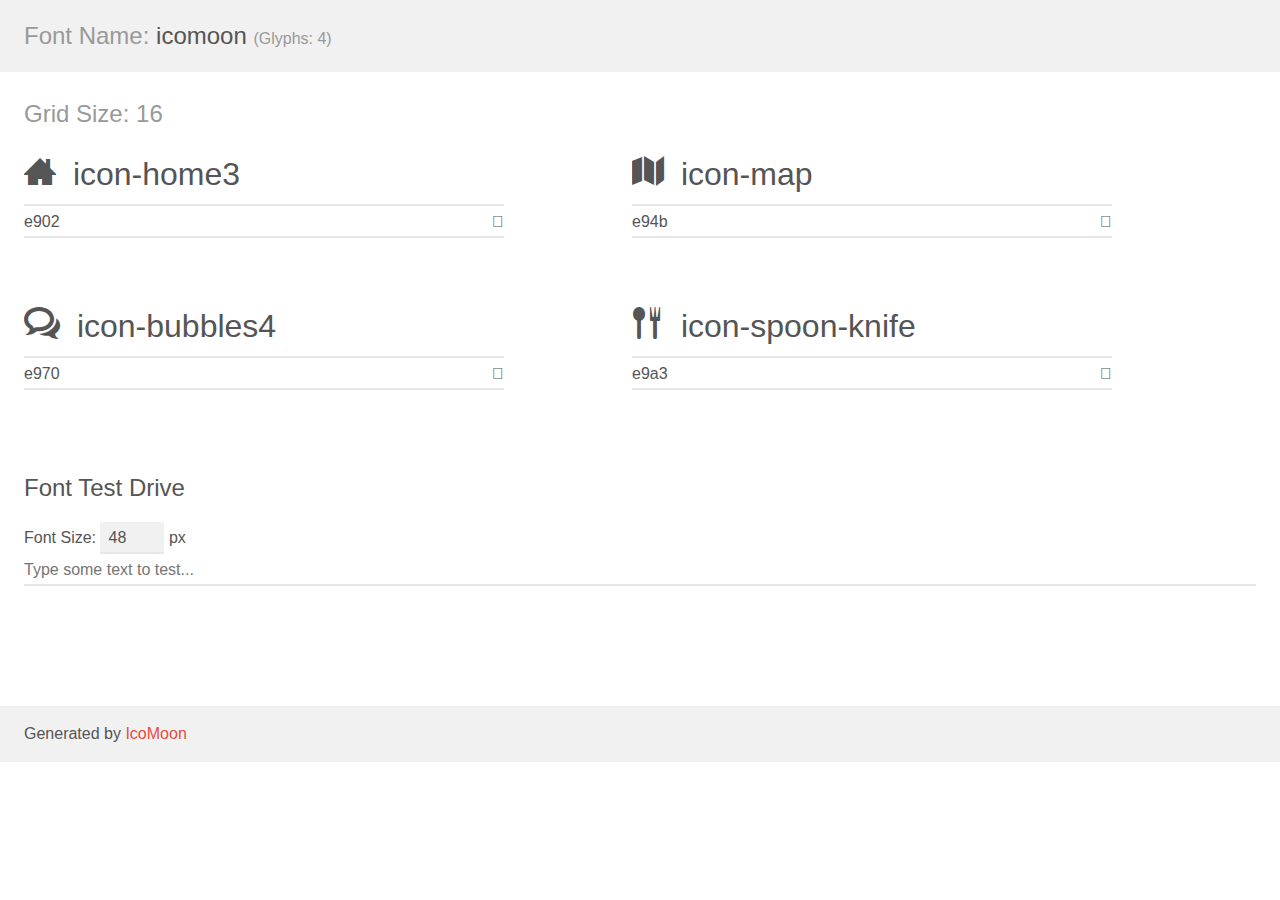
<file: ProjetoAngelsHosters-inicio/assets/icomoon-icon/demo.html>
<!doctype html>
<html>
<head>
    <meta charset="utf-8">
    <title>IcoMoon Demo</title>
    <meta name="description" content="An Icon Font Generated By IcoMoon.io">
    <meta name="viewport" content="width=device-width, initial-scale=1">
    <link rel="stylesheet" href="demo-files/demo.css">
    <link rel="stylesheet" href="style.css"></head>
<body>
    <div class="bgc1 clearfix">
        <h1 class="mhmm mvm"><span class="fgc1">Font Name:</span> icomoon <small class="fgc1">(Glyphs:&nbsp;4)</small></h1>
    </div>
    <div class="clearfix mhl ptl">
        <h1 class="mvm mtn fgc1">Grid Size: 16</h1>
        <div class="glyph fs1">
            <div class="clearfix bshadow0 pbs">
                <span class="icon-home3"></span>
                <span class="mls"> icon-home3</span>
            </div>
            <fieldset class="fs0 size1of1 clearfix hidden-false">
                <input type="text" readonly value="e902" class="unit size1of2" />
                <input type="text" maxlength="1" readonly value="&#xe902;" class="unitRight size1of2 talign-right" />
            </fieldset>
            <div class="fs0 bshadow0 clearfix hidden-true">
                <span class="unit pvs fgc1">liga: </span>
                <input type="text" readonly value="home3, house3" class="liga unitRight" />
            </div>
        </div>
        <div class="glyph fs1">
            <div class="clearfix bshadow0 pbs">
                <span class="icon-map"></span>
                <span class="mls"> icon-map</span>
            </div>
            <fieldset class="fs0 size1of1 clearfix hidden-false">
                <input type="text" readonly value="e94b" class="unit size1of2" />
                <input type="text" maxlength="1" readonly value="&#xe94b;" class="unitRight size1of2 talign-right" />
            </fieldset>
            <div class="fs0 bshadow0 clearfix hidden-true">
                <span class="unit pvs fgc1">liga: </span>
                <input type="text" readonly value="map, guide" class="liga unitRight" />
            </div>
        </div>
        <div class="glyph fs1">
            <div class="clearfix bshadow0 pbs">
                <span class="icon-bubbles4"></span>
                <span class="mls"> icon-bubbles4</span>
            </div>
            <fieldset class="fs0 size1of1 clearfix hidden-false">
                <input type="text" readonly value="e970" class="unit size1of2" />
                <input type="text" maxlength="1" readonly value="&#xe970;" class="unitRight size1of2 talign-right" />
            </fieldset>
            <div class="fs0 bshadow0 clearfix hidden-true">
                <span class="unit pvs fgc1">liga: </span>
                <input type="text" readonly value="bubbles4, comments4" class="liga unitRight" />
            </div>
        </div>
        <div class="glyph fs1">
            <div class="clearfix bshadow0 pbs">
                <span class="icon-spoon-knife"></span>
                <span class="mls"> icon-spoon-knife</span>
            </div>
            <fieldset class="fs0 size1of1 clearfix hidden-false">
                <input type="text" readonly value="e9a3" class="unit size1of2" />
                <input type="text" maxlength="1" readonly value="&#xe9a3;" class="unitRight size1of2 talign-right" />
            </fieldset>
            <div class="fs0 bshadow0 clearfix hidden-true">
                <span class="unit pvs fgc1">liga: </span>
                <input type="text" readonly value="spoon-knife, food" class="liga unitRight" />
            </div>
        </div>
    </div>

    <!--[if gt IE 8]><!-->
    <div class="mhl clearfix mbl">
        <h1>Font Test Drive</h1>
        <label>
            Font Size: <input id="fontSize" type="number" class="textbox0 mbm"
            min="8" value="48" />
            px
        </label>
        <input id="testText" type="text" class="phl size1of1 mvl"
        placeholder="Type some text to test..." value=""/>
        <div id="testDrive" class="icon-" style="font-family: icomoon">&nbsp;
        </div>
    </div>
    <!--<![endif]-->
    <div class="bgc1 clearfix">
        <p class="mhl">Generated by <a href="https://icomoon.io/app">IcoMoon</a></p>
    </div>

    <script src="demo-files/demo.js"></script>
</body>
</html>
</file>
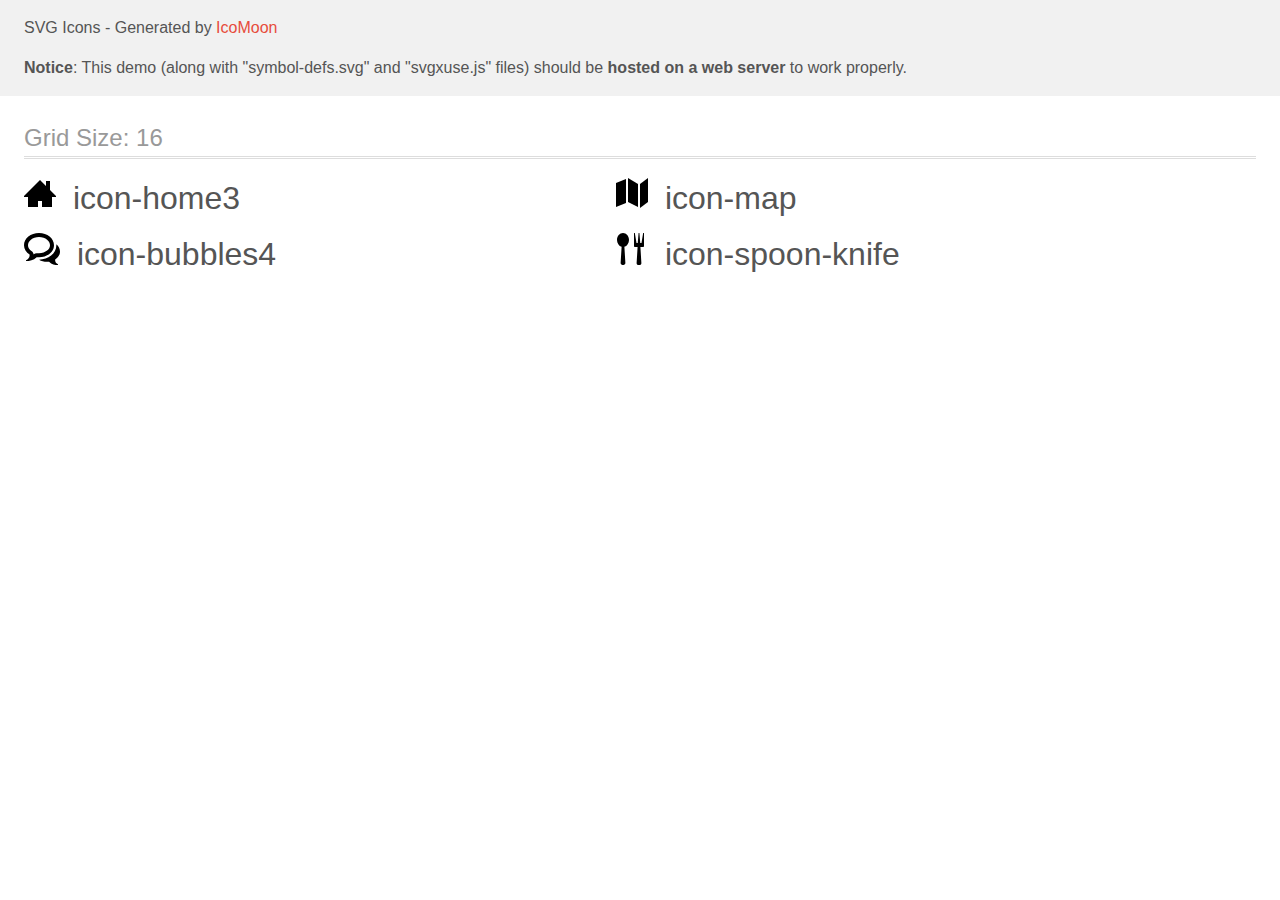
<file: ProjetoAngelsHosters-inicio/assets/icomoon-svg/demo-external-svg.html>
<!doctype html>
<html>
<head>
    <title>IcoMoon - SVG Icons</title>
    <meta charset="utf-8">
    <meta name="viewport" content="width=device-width, initial-scale=1">
    <link rel="stylesheet" href="demo-files/demo.css">
    <link rel="stylesheet" href="style.css">
</head>
<body>
<header class="bgc1 clearfix">
<div class="mhl">
    <p>SVG Icons - Generated by <a href="https://icomoon.io/app">IcoMoon</a></p><p><strong>Notice</strong>: This demo (along with "symbol-defs.svg" and "svgxuse.js" files) should be <b>hosted on a web server</b> to work properly.</p>
</div>
</header>
    <div class="clearfix mhl ptl">
        <h1 class="mvm mtn fgc1">Grid Size: 16</h1>
        <div class="glyph fs1">
            <div class="clearfix pbs">
                <svg class="icon icon-home3"><use xlink:href="symbol-defs.svg#icon-home3"></use></svg><span class="name"> icon-home3</span>
            </div>
        </div>
        <div class="glyph fs1">
            <div class="clearfix pbs">
                <svg class="icon icon-map"><use xlink:href="symbol-defs.svg#icon-map"></use></svg><span class="name"> icon-map</span>
            </div>
        </div>
        <div class="glyph fs1">
            <div class="clearfix pbs">
                <svg class="icon icon-bubbles4"><use xlink:href="symbol-defs.svg#icon-bubbles4"></use></svg><span class="name"> icon-bubbles4</span>
            </div>
        </div>
        <div class="glyph fs1">
            <div class="clearfix pbs">
                <svg class="icon icon-spoon-knife"><use xlink:href="symbol-defs.svg#icon-spoon-knife"></use></svg><span class="name"> icon-spoon-knife</span>
            </div>
        </div>
  </div>
<script defer src="svgxuse.js"></script>
</body>
</html>
</file>
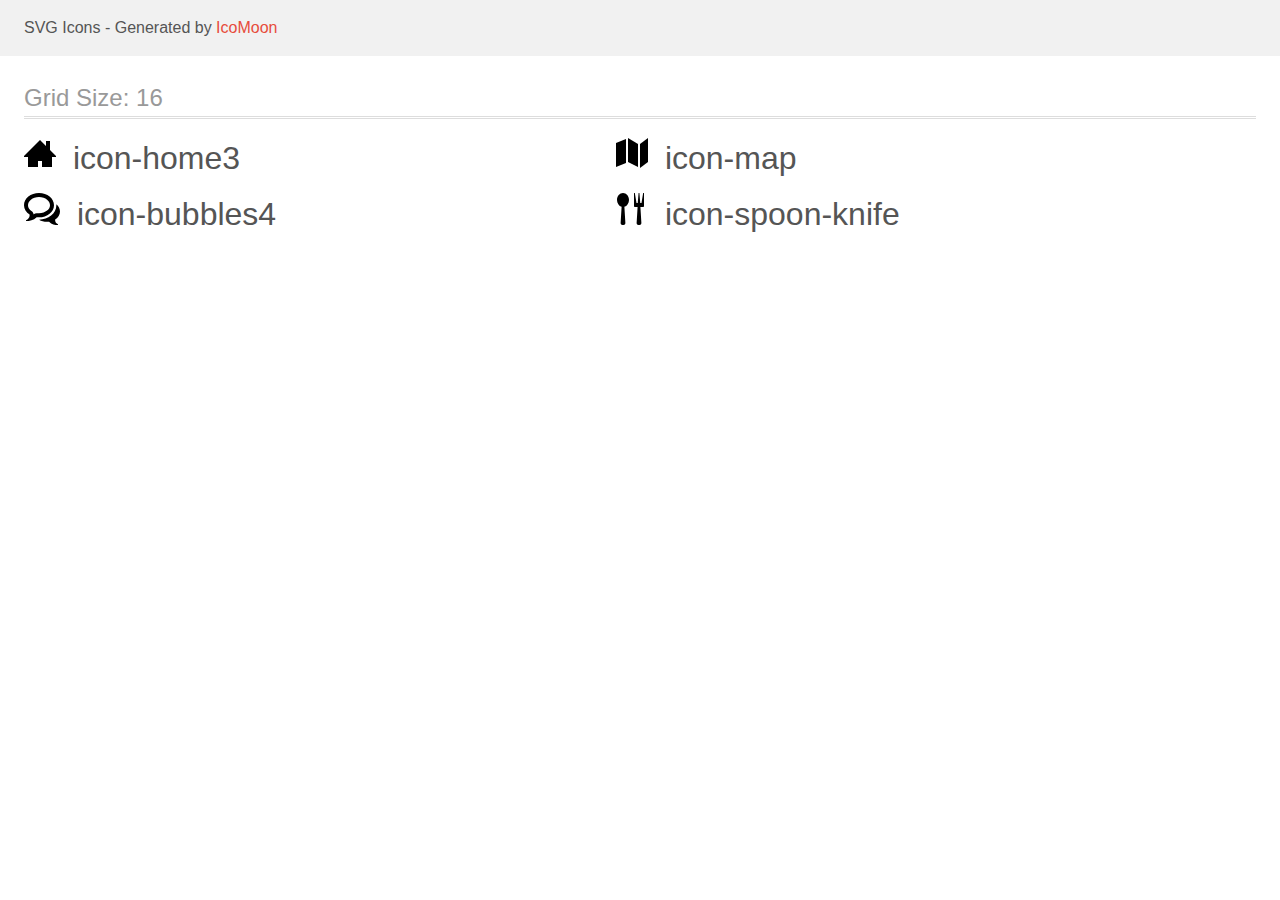
<file: ProjetoAngelsHosters-inicio/assets/icomoon-svg/demo.html>
<!doctype html>
<html>
<head>
    <title>IcoMoon - SVG Icons</title>
    <meta charset="utf-8">
    <meta name="viewport" content="width=device-width, initial-scale=1">
    <link rel="stylesheet" href="demo-files/demo.css">
    <link rel="stylesheet" href="style.css">
</head>
<body>
<svg aria-hidden="true" style="position: absolute; width: 0; height: 0; overflow: hidden;" version="1.1" xmlns="http://www.w3.org/2000/svg" xmlns:xlink="http://www.w3.org/1999/xlink">
<defs>
<symbol id="icon-home3" viewBox="0 0 32 32">
<path d="M32 19l-6-6v-9h-4v5l-6-6-16 16v1h4v10h10v-6h4v6h10v-10h4z"></path>
</symbol>
<symbol id="icon-map" viewBox="0 0 32 32">
<path d="M0 6l10-4v24l-10 4z"></path>
<path d="M12 1l10 6v23l-10-5z"></path>
<path d="M24 7l8-6v24l-8 6z"></path>
</symbol>
<symbol id="icon-bubbles4" viewBox="0 0 36 32">
<path d="M15 4c-1.583 0-3.112 0.248-4.543 0.738-1.341 0.459-2.535 1.107-3.547 1.926-1.876 1.518-2.91 3.463-2.91 5.474 0 1.125 0.315 2.217 0.935 3.247 0.646 1.073 1.622 2.056 2.821 2.842 0.951 0.624 1.592 1.623 1.761 2.748 0.028 0.187 0.051 0.375 0.068 0.564 0.085-0.079 0.169-0.16 0.254-0.244 0.754-0.751 1.771-1.166 2.823-1.166 0.167 0 0.335 0.011 0.503 0.032 0.605 0.077 1.223 0.116 1.836 0.116 1.583 0 3.112-0.248 4.543-0.738 1.341-0.459 2.535-1.107 3.547-1.926 1.876-1.518 2.91-3.463 2.91-5.474s-1.033-3.956-2.91-5.474c-1.012-0.819-2.206-1.467-3.547-1.926-1.431-0.49-2.96-0.738-4.543-0.738zM15 0v0c8.284 0 15 5.435 15 12.139s-6.716 12.139-15 12.139c-0.796 0-1.576-0.051-2.339-0.147-3.222 3.209-6.943 3.785-10.661 3.869v-0.785c2.008-0.98 3.625-2.765 3.625-4.804 0-0.285-0.022-0.564-0.063-0.837-3.392-2.225-5.562-5.625-5.562-9.434 0-6.704 6.716-12.139 15-12.139zM31.125 27.209c0 1.748 1.135 3.278 2.875 4.118v0.673c-3.223-0.072-6.181-0.566-8.973-3.316-0.661 0.083-1.337 0.126-2.027 0.126-2.983 0-5.732-0.805-7.925-2.157 4.521-0.016 8.789-1.464 12.026-4.084 1.631-1.32 2.919-2.87 3.825-4.605 0.961-1.84 1.449-3.799 1.449-5.825 0-0.326-0.014-0.651-0.039-0.974 2.268 1.873 3.664 4.426 3.664 7.24 0 3.265-1.88 6.179-4.82 8.086-0.036 0.234-0.055 0.474-0.055 0.718z"></path>
</symbol>
<symbol id="icon-spoon-knife" viewBox="0 0 32 32">
<path d="M7 0c-3.314 0-6 3.134-6 7 0 3.31 1.969 6.083 4.616 6.812l-0.993 16.191c-0.067 1.098 0.778 1.996 1.878 1.996h1c1.1 0 1.945-0.898 1.878-1.996l-0.993-16.191c2.646-0.729 4.616-3.502 4.616-6.812 0-3.866-2.686-7-6-7zM27.167 0l-1.667 10h-1.25l-0.833-10h-0.833l-0.833 10h-1.25l-1.667-10h-0.833v13c0 0.552 0.448 1 1 1h2.604l-0.982 16.004c-0.067 1.098 0.778 1.996 1.878 1.996h1c1.1 0 1.945-0.898 1.878-1.996l-0.982-16.004h2.604c0.552 0 1-0.448 1-1v-13h-0.833z"></path>
</symbol>
</defs>
</svg>

<header class="bgc1 clearfix">
<div class="mhl">
    <p>SVG Icons - Generated by <a href="https://icomoon.io/app">IcoMoon</a></p>
</div>
</header>
    <div class="clearfix mhl ptl">
        <h1 class="mvm mtn fgc1">Grid Size: 16</h1>
        <div class="glyph fs1">
            <div class="clearfix pbs">
                <svg class="icon icon-home3"><use xlink:href="#icon-home3"></use></svg><span class="name"> icon-home3</span>
            </div>
        </div>
        <div class="glyph fs1">
            <div class="clearfix pbs">
                <svg class="icon icon-map"><use xlink:href="#icon-map"></use></svg><span class="name"> icon-map</span>
            </div>
        </div>
        <div class="glyph fs1">
            <div class="clearfix pbs">
                <svg class="icon icon-bubbles4"><use xlink:href="#icon-bubbles4"></use></svg><span class="name"> icon-bubbles4</span>
            </div>
        </div>
        <div class="glyph fs1">
            <div class="clearfix pbs">
                <svg class="icon icon-spoon-knife"><use xlink:href="#icon-spoon-knife"></use></svg><span class="name"> icon-spoon-knife</span>
            </div>
        </div>
  </div>
<script defer src="svgxuse.js"></script>
</body>
</html>
</file>
<file: Login/estilo.css>
html, body{
    height: 100%;
}

body{
    background-image: linear-gradient(to right, #A63E1F, #710718, #306FC1);
    margin: 0;
    padding: 32px;
    font-family: 'Poppins', sans-serif;

    display: flex;
    justify-content: center;
    align-items: center;
    height: 100vh;
    overflow-y: hidden;
}

.container{
    background-color: rgba(255, 255, 255, 0.15);
    padding: 40px;
    border-radius: 12px;
    width: 400px;
    display: flex;
    flex-direction: column;
    gap: 10px;
}

h1{
    font-weight: 400;
    font-size: 64px;
    color: white;
    text-align: center;
    margin-bottom: 0px;
    margin-top: 0;
}

form{
    flex-direction: column;
    align-items: center;
}

#nome{
    display: flex;
    flex-direction: column;
    gap: 10px;
    color: white;
    font-size: 16px;
    padding-bottom: 20px;
}

#senha{
    display: flex;
    flex-direction: column;
    gap: 10px;
    color: white;
    font-size: 16px;
    padding-bottom: 60px;
}

label{
    font-size: 16px;
    font-weight: 400;
}

input[type="text"], 
input[type="password"] {
    padding: 10px;
    border: 1px solid white;
    border-radius: 6px;
    background-color: transparent;
    color: white;
    font-size: 14px;
}

input::placeholder {
    color: rgba(255, 255, 255, 0.7); 
}

.btn-container {
    display: flex;
    justify-content: center; 
}

.btn {
    background-color: #710718;
    color: white;
    font-weight: 800;
    font-size: 1.2rem;
    letter-spacing: .1rem;
    padding: 15px 6px;
    border: none;
    border-radius: 20px;
    cursor: pointer;
    transition: 0.3ms outline;
    margin: auto;
    width: 166px;
    margin-bottom: 0;
}

.btn:hover {
    outline: 3px solid #9b322a;
}

h3{
    font-weight: 400;
    font-size: 48px;
    color: white;
    text-align: center;
    margin-bottom: 0px;
    margin-top: 0;
}
</file>
<file: Projeto-ModaOra-Inicio/estilo.css>
html, body{
    width: 100%;
    font: 62.5%;
    margin: 0;
    padding: 0;
}

.lista{
    width: 100%;
    margin: 0;
    padding: 16px;          
    background-color: #162028;
    color: #425564;
    list-style: none;
    box-sizing: border-box;
    padding-bottom: .5em;
    display: flex;
    align-items: center;
    gap: 2em;
}

.lista li{
    text-transform: uppercase;
    margin-right: 32px;
}

#titulo{
    color: white;
    text-transform: capitalize;
    font-size: 32px;
    margin-left: 7em;
    margin-right: auto;
}

.imagem{
    background-image: url(imagens/topo.jpg);
    background-size: cover;
    background-position: center;
    height: 673px;
    width: 100%;
}
/* HEADER FEITO */

section h1{
    padding-top: 2em;
    font-size: 32px;
    text-align: center;
}

section p{
    font-size: 18px;
    text-align: center;
    line-height: 2rem;
    max-width: 800px;     
    margin: 0 auto;       
    padding: 0 1rem;
    padding-bottom: 1.5rem;
}

.lista-models{
    display: flex;
    justify-content: center;
    align-items: flex-start;
    gap: 2em;
    list-style: none;
    padding: 0;
    margin: 0;
    padding: 5rem;
}

.lista-models li{
    text-align: center;
}

.item{
    width: 250px;
    height: 200px;
    background-size: cover;
    background-position: center;
}

.item-nome{
    color: black;
    font-size: 16px;
    margin-top: 8px;
    text-transform: uppercase;
}

.imagem2{
    background-image: url(imagens/bg_detalhe.png);
    background-size: auto;
    background-position: bottom right;
    background-repeat: no-repeat;
    background-color: #003d52;
    height: 673px;
    width: 100%;
}

.imagem2 .conteudo {
    padding-left: 27em;
    padding-top: 10em;
}

.imagem2 h1{
    font-size: 48px;
    text-align: left;
    text-transform: uppercase;
    color: white;
    margin: 0;
    max-width: 900px;
    padding-bottom: 2rem;
    line-height: 4rem;
}

.imagem2 p{
    font-size: 18px;
    text-align: left;
    color: white;
    padding-right: 5em;
    max-width: 750px;
    line-height: 1.8rem;
    bottom: 0;
}
/* MAIN FEITO */

footer{
    background-color: #0b171f;
    text-align: center;
    color: #6f8597;
    font-size: 18px;
    padding: 2px;
}
/* FOOTER FEITO  */
</file>
<file: ProjetoAngelsHosters-inicio/assets/icomoon-icon/style.css>
@font-face {
  font-family: 'icomoon';
  src:  url('fonts/icomoon.eot?viyv3b');
  src:  url('fonts/icomoon.eot?viyv3b#iefix') format('embedded-opentype'),
    url('fonts/icomoon.ttf?viyv3b') format('truetype'),
    url('fonts/icomoon.woff?viyv3b') format('woff'),
    url('fonts/icomoon.svg?viyv3b#icomoon') format('svg');
  font-weight: normal;
  font-style: normal;
  font-display: block;
}

[class^="icon-"], [class*=" icon-"] {
  /* use !important to prevent issues with browser extensions that change fonts */
  font-family: 'icomoon' !important;
  speak: never;
  font-style: normal;
  font-weight: normal;
  font-variant: normal;
  text-transform: none;
  line-height: 1;

  /* Better Font Rendering =========== */
  -webkit-font-smoothing: antialiased;
  -moz-osx-font-smoothing: grayscale;
}

.icon-home3:before {
  content: "\e902";
}
.icon-map:before {
  content: "\e94b";
}
.icon-bubbles4:before {
  content: "\e970";
}
.icon-spoon-knife:before {
  content: "\e9a3";
}
</file>
<file: ProjetoAngelsHosters-inicio/css/main.css>
:root{
    --primary-color: #612674;
    --default-gap: 1rem;
}

html{
    font-family: sans-serif;
}

h1,h2,h3,h4{
    .oxygen-light {
  font-family: "Oxygen", sans-serif;
  font-weight: 300;
  font-style: normal;
}

.oxygen-regular {
  font-family: "Oxygen", sans-serif;
  font-weight: 400;
  font-style: normal;
}

.oxygen-bold {
  font-family: "Oxygen", sans-serif;
  font-weight: 700;
  font-style: normal;
}

}

.maxWidth{
    max-width: 70.25em;
    margin: auto;
}

.top_header{
    text-align: center;
}

.top_header_nav{
    background-color: var(--primary-color);
}

.top_header_nav ul{
    list-style-type: none;
    padding: 0;
    margin-bottom: 0;
}

.top_header_nav a{
    color: white;
    text-decoration: none;
    display: block;
    padding: 1em;
}

.top_header_nav li:hover{
    background-color: color-mix(in srgb, var(--primary-color), white 10%);
}

/* md */
@media screen and (min-width: 48.75em){
    .top_header{
        display: flex;
        justify-content: space-between;
    }

    .top_header_logo{
        margin-left: 2em;
    }

    .top_header_nav{
        background-color: initial;
    }   

    .top_header_nav li{
        display: inline-block;
    }

    .top_header_nav a{
        color: var(--primary-color);
    }

    .top_header_nav a:hover{
        background-color: color-mix(in srgb, var(--primary-color), white 85%);
    }
}

.heroBanner{
    text-align: center;
    background-color: #f6f6f6f6;
    padding: 1em;
}

.heroBanner_iconPlay{
    height: 5em;
    width: 5em;
    display: none;
}

.heroBanner_iconPlay img{
    width: 100%;
}

.heroBanner_title{
    color: var(--primary-color);
    font-size: 1.5em;
    margin: 1.5em 0;
}

.heroBanner_subtitle{
    font-size: 1em;
    color: color-mix(in srgb, var(--primary-color), white 25%);
    line-height: 1.5;
}

.heroBanner_btn{
    display: inline-block;
    padding: .9em 2em;
    background-color: #58c4c4;
    text-decoration: none;
    color: white;
    border-radius: 5px;
}

@media screen and (min-width: 48.75em){
    .heroBanner{
        background-color: var(--primary-color);
        color: white;
    }

    .heroBanner_iconPlay{
        display: block;
        margin: auto;
    }

    .heroBanner_title, .heroBanner_subtitle{
        color: white;
    }
}

/* lg */
@media screen and (min-width: 56.25em){
    .heroBanner{
        background-image: url(../images/bg_topo_1198x670.jpg);
        aspect-ratio: 1198 / 670;

        display: flex;
        justify-content: center;
        align-items: flex-end;
    }

    .heroBanner .maxWidth{
        margin: initial;
        width: 75%;
        margin-bottom: 4em;
    }
}

/* xl */
@media screen and (min-width: 74em){
    .heroBanner{
        background-image: url(../images/bg_topo_1600x1374.jpg);
        background-blend-mode: soft-light;
        background-position: center top;
        background-color: var(--primary-color);
        background-repeat: no-repeat;
        max-height: 80vh;
        width: 100%;
    }

    .heroBanner .maxWidth{
        width: 50%;
    }

    .heroBanner_iconPlay{
        width: 7em;
        height: 7em;
    }
}

.middle_content{
    background-color: #f6f6f6f6;
    text-align: center;
    padding: 2em;
}

.middle_content a{
    color: inherit;
    text-decoration: none;
}

.middle_content_title{
    text-transform: uppercase;
    color: var(--primary-color);
    font-size: 1.25em;
}

.middle_content span[class^="icon-"]{
    color: var(--primary-color);
    font-size: 3.5em;
}

.middle_content p{
    line-height: 1.5;
}

.row{
    display: flex;
    flex-wrap: wrap;
    gap: var(--default-gap);
}

.col{
    flex: 1 0 auto;
    width: 100%;
}

.col-sm-12{
    width: 100%;
}

@media screen and (min-width: 48.75em){
    .col-md-6{
        width: calc(50% - var(--default-gap));
    }
}

@media screen and (min-width: 74em){
    .col-xl-3{
        width: calc(25% - var(--default-gap));
    }

    .col-xl-6{
        width: calc(50% - var(--default-gap));
    }
}

.mainContent{
    padding: 2em;
}

.mainContent_img img{
    width: 100%;
}

.mainContent p{
    line-height: 1.2;
}

.mainContent_title{
    text-transform: uppercase;
    color: var(--primary-color);
    font-weight: normal;
    letter-spacing: .2em;
    font-size: 1.25em;
}

.mainContent .row{
    row-gap: 4em;
}

@media screen and (min-width: 500px){
    .mainContent_article{
        display: flex;
        gap: var(--default-gap);
    }

    .mainContent_title{
        margin-top: 0;
    }

    .mainContent_img img{
        max-height: 382px;
    }

    .mainContent_img{
        flex: 0 0 25%;
    }

    .mainContent_text{
        flex-grow: 1;
    }
}

.footer{
    background-color: #25303e;
    color: #83969f;
    text-align: center;
    padding: 2em;
}
</file>
<file: ProjetoContatos/estilo2.css>
html,body
{
    height: 100%;
}

body {
    background-color: rgb(0, 157, 157);
    margin: 0;
    padding: 32px;
    font-family: 'Lucida Sans', 'Lucida Sans Regular', 'Lucida Grande', 'Lucida Sans Unicode', Geneva, Verdana, sans-serif;


    display: flex;
    justify-content: center;
    align-items: center;
    flex-direction: column;
}

.main-title {
    color: #385555;
}

.list
{
    width: 90%;
    max-width: 960px;
    display: flex;
    flex-wrap: wrap;
    justify-content: center;
    gap: 16px;
    list-style-type: none;
}

.list-item
{
    flex-basis: 280px;
    background-color: white;
    border-radius: 5px;
    text-align: center;
    box-shadow: 0 2px 8px  rgba(0, 0, 0, .2);
    background-image: url(imagens/thumb02.jpg);
    background-size: 100%;
    background-repeat: no-repeat;
}

.list-item-imagem img
{
    border-radius: 50%;
    width: 80px;
    margin-top: 120px;
}

.list-item__name
{
    margin: 0;
    font-size: 24px;
    color: #385555;
}

.list-item__action
{
    display: flex;
    background-color: #e5e5e5;
    justify-content: space-evenly;
    gap: 16px;
    padding: 16px;
}
</file>
<file: ProjetoDashboard_inicio/estilo.css>
/* :root{
    --primary-color: #004EDA;
    --primary-dark: #003491;
    --darkgray: #5A5A5F;
    --gray: #F2F2F8;
    --black: #111;
    --default-padding: 2rem;
}

body{
    font-family: "Poppins", sans-serif;
    color: var(--darkgray);

    display: grid;
    grid-template-columns: 240px 1fr;
    grid-template-rows: 64px auto;
    margin: 0;
}

.img{
    max-width: 100%;
}

.mainNav{
    grid-row: 1 / -1;
    grid-column: 1 / 2;
    background-color: white;
    display: flex;
    flex-direction: column;
}

.topNav{
    grid-row: 1 / 2;
    grid-column: 2 / -1;
    background-color: white;
    display: flex;
    justify-content: space-between;
    align-items: center;
}

main{
    grid-row: 2 / 1;
    grid-column: 2 / -1;
    background-color: var(--gray);

    display: grid;
    gap: var(--default-padding);
    grid-template-columns: 1fr 1fr;
    grid-auto-rows: min-content;
}

main > *{
    grid-column: span 2;
}

main > .grid-half{
    grid-column: span 1;
}


.mainNav-linkLogo{
    padding-left: var(--default-padding);
    padding-top: var(--default-padding);
    display: inline-block;
    color: var(--black);
    text-decoration: none;
    text-transform: uppercase;
    font-size: 1.5rem;
}

.mainNav_menu, 
.topNav_menu{
    list-style-type: none;
    margin: 0;
    padding: 0;
    padding-left: var(--default-padding);
}

.mainNav_menu a, 
.topNav_menu a{
    text-decoration: none;
    color: var(--darkgray);
}

.mainNav_menu svg, 
.topNav_menu svg{
    vertical-align: bottom;
}

.topNav_menu{
    display: flex;
    gap: var(--default-padding);
    
}

.mainNav_menus{
    display: flex;
    flex-direction: column;
    justify-content: space-between;
    flex-grow: 1;
    padding-top: var(--default-padding);
}

.mainNav_menu:last-child{
    padding-bottom: var(--default-padding);
}

.perfil_thumb{
    height: 100%;
    padding-top: .5rem;
    padding-bottom: .5rem;
    margin-right: calc(var(--default-padding) / 2) ;
    box-sizing: border-box;
}

.perfil_thumb img{
    height: 100%;
}

.perfil{
    margin-right: var(--default-padding);
    display: flex;
    height: 100%;
    align-items: center;
}

.perfil_name{
    font-size: .8rem;
    font-weight: 600;
    color: var(--black);
}

.perfil_rule{
    font-size: .7rem;
    font-weight: 500;
    text-transform: uppercase;
    color: color-mix(in srgb, var(--black), transparent 60%);
}

.summary{
    background-color: white;
}

 */

:root {
    --primary-color: #004EDA;
    --grey: #F2F2F8;
    --default-padding: 2rem;
    --middle-padding: calc(var(--default-padding) / 2);
    --black: #111;
    --color-text: #5A5A5F;
}

body {
    font-family: 'Poppins', sans-serif;
    color: var(--color-text);
    display: grid;
    grid-template-columns: max-content 1fr;
    /* grid-template-rows: 64px auto; */
    grid-template-rows: 4rem minmax(calc(100vh - 4rem), auto);
    margin: 0;
}

img {
    max-width: 100%;
}

.mainNav {
    grid-row: 1 / -1;
    grid-column: 1 / 2;
    background-color: white;
    display: flex;
    flex-direction: column;
    max-height: 100vh;
    position: sticky;
    top: 0;
    /* padding-right: var(--default-padding); */
}

.topnav {
    grid-row: 1 / 2;
    grid-column: 2 / -1;
    background-color: white;
    display: flex;
    justify-content: space-between;
    align-items: center;
}

main {
    grid-row: 2 / -1;
    grid-column: 2 / -1;
    background-color: var(--grey);

    display: grid;
    gap: var(--default-padding);
    grid-template-columns: 1fr 1fr;
    grid-auto-rows: min-content;

    padding: var(--default-padding);
}

main>* {
    grid-column: span 2;
}

main>.grid-half {
    grid-column: span 1;
}

main>figure {
    margin: 0;
}

.mainNav_linkLogo {
    padding-left: var(--default-padding);
    padding-top: var(--default-padding);
    display: inline-block;
    color: var(--black);
    text-decoration: none;
    text-transform: uppercase;
    font-size: 1.5rem;
    padding-right: var(--default-padding);
}

.mainNav_menu,
.topnav_menu {
    list-style-type: none;
    margin: 0;
    padding: 0;
    padding-left: var(--default-padding);
}

.mainNav_menu {
    padding-right: var(--default-padding);
}

.mainNav_menu a,
.topnav_menu a {
    text-decoration: none;
    color: #5A5A5F;
}

.mainNav_menu svg,
.topnav_menu svg {
    vertical-align: bottom;
}

.topnav_menu {
    display: flex;
    gap: var(--default-padding);
}

.mainNav_menus {
    display: flex;
    flex-direction: column;
    justify-content: space-between;
    flex-grow: 1;
    padding-top: var(--default-padding);
}

.mainNav_menu li {
    margin-top: 1rem;
}

.mainNav_menu:last-child {
    padding-bottom: var(--default-padding);
}

.mainNav_menu:not(:last-child) {
    border-bottom: 2px solid var(--grey);
    padding-bottom: var(--default-padding);
}

.perfil {
    margin-right: var(--default-padding);
    display: flex;
    height: 100%;
    align-items: center;
}

.perfil_thumb {
    height: 100%;
    padding-top: .5rem;
    padding-bottom: .5rem;
    margin-right: var(--middle-padding);
    box-sizing: border-box;
}

.perfil_thumb img {
    height: 100%;
}

.perfil_name {
    font-size: .8rem;
    font-weight: 600;
    color: var(--black);
}

.perfil_rule {
    font-size: .7rem;
    font-weight: 500;
    text-transform: uppercase;
    color: color-mix(in srgb, var(--black), transparent 60%);
}

.summary {
    background-color: white;
    display: flex;
    justify-content: space-between;
    align-items: center;
    padding: var(--middle-padding) var(--default-padding);
    border-radius: 4px;
}

.summary article {
    padding: var(--middle-padding) 0;
}

.summary_number {
    font-size: 1.2rem;
    color: var(--primary-color);
    font-weight: 600;
    margin-left: var(--middle-padding);
}

.summary_separated {
    width: 2px;
    background-color: var(--grey);
    align-self: stretch;
}

.btn {
    background-color: var(--primary-color);
    color: white;
    text-decoration: none;
    border-radius: 4px;
    padding: calc(var(--middle-padding) / 2) var(--default-padding);
}

.summary_btn {
    align-self: stretch;
    display: flex;
    align-items: center;
}
</file>
<file: projetoEsolhaPlano/estilo.css>
body{
    background-color: #0c1014;
    color: white;
    width: 90%;
    max-width: 960px;
    margin: 0 auto;
    font-family: 'Gill Sans', 'Gill Sans MT', Calibri, 'Trebuchet MS', sans-serif;
}

.header{
    display: flex;
    background-color: #05080a;
    padding: 16px;
    justify-content: space-between;
    align-items: center;
}

.header-logo{
    letter-spacing: 2px;
    font-size: 36px;
    text-transform: uppercase;
    margin-left: 16px;
}

.header-nav ul{
    display: flex;
    list-style-type: none;
    font-size: 18px;
    gap: 16px;
}

.header-nav a{
    color: white;
    text-decoration: none;
    padding: 14px;
    border-radius: 6px;
}

a.header-nav-active{
    background-color: #cbe300;
    color: #0c1014;
    pointer-events: none;
}

.header-nav a:hover{
    text-decoration: underline;
}

.main-title{
    font-size: 62px;
    text-transform: uppercase;
    text-align: center;
    margin: 46px 0;
}

.pricing{
    display: flex;
    gap: 16px;
}

.pricing-plan{
    flex: 1;
    background-color: #1f262c;
    padding: 30px;
    border-radius: 6px;
    box-shadow: 0 5px 15px -6px black;
    display: flex;
    flex-direction: column;
}

.pricing-plan-title{
    text-transform: uppercase;
    border-bottom: 2px solid #cbe300;
    margin-top: 0;
    padding-bottom: 10px;
    letter-spacing: 2px;
}

.pricing-plan p{
    margin-top: 0;
}

.pricing-plan-price{
    font-size: 34px;
}

.pricing-plan-features{
    margin: 0 0 35px;
    color: #b5b5b5;
    padding-left: 16px;
    line-height: 1.8;
    flex: 1;
}

.pricing-plan-features li::marker{
    color: #cbe300;
}

.pricing-plan-cta{
    text-decoration: none;
    text-align: center;
    color: #0c1014;
    background-color: #cbe300;
    border-radius: 6px;
    text-transform: uppercase;
    font-size: 16px;
    font-weight: bold;
    padding: 16px 10px;
}

.pricing-plan-cta:hover{
    outline: 2px solid #cbe300;
    background-color: transparent;
    color: white;
}
</file>
<file: ProjetoAngelsHosters-inicio/assets/icomoon-icon/demo-files/demo.css>
body {
  padding: 0;
  margin: 0;
  font-family: sans-serif;
  font-size: 1em;
  line-height: 1.5;
  color: #555;
  background: #fff;
}
h1 {
  font-size: 1.5em;
  font-weight: normal;
}
small {
  font-size: .66666667em;
}
a {
  color: #e74c3c;
  text-decoration: none;
}
a:hover, a:focus {
  box-shadow: 0 1px #e74c3c;
}
.bshadow0, input {
  box-shadow: inset 0 -2px #e7e7e7;
}
input:hover {
  box-shadow: inset 0 -2px #ccc;
}
input, fieldset {
  font-family: sans-serif;
  font-size: 1em;
  margin: 0;
  padding: 0;
  border: 0;
}
input {
  color: inherit;
  line-height: 1.5;
  height: 1.5em;
  padding: .25em 0;
}
input:focus {
  outline: none;
  box-shadow: inset 0 -2px #449fdb;
}
.glyph {
  font-size: 16px;
  width: 15em;
  padding-bottom: 1em;
  margin-right: 4em;
  margin-bottom: 1em;
  float: left;
  overflow: hidden;
}
.liga {
  width: 80%;
  width: calc(100% - 2.5em);
}
.talign-right {
  text-align: right;
}
.talign-center {
  text-align: center;
}
.bgc1 {
  background: #f1f1f1;
}
.fgc1 {
  color: #999;
}
.fgc0 {
  color: #000;
}
p {
  margin-top: 1em;
  margin-bottom: 1em;
}
.mvm {
  margin-top: .75em;
  margin-bottom: .75em;
}
.mtn {
  margin-top: 0;
}
.mtl, .mal {
  margin-top: 1.5em;
}
.mbl, .mal {
  margin-bottom: 1.5em;
}
.mal, .mhl {
  margin-left: 1.5em;
  margin-right: 1.5em;
}
.mhmm {
  margin-left: 1em;
  margin-right: 1em;
}
.mls {
  margin-left: .25em;
}
.ptl {
  padding-top: 1.5em;
}
.pbs, .pvs {
  padding-bottom: .25em;
}
.pvs, .pts {
  padding-top: .25em;
}
.unit {
  float: left;
}
.unitRight {
  float: right;
}
.size1of2 {
  width: 50%;
}
.size1of1 {
  width: 100%;
}
.clearfix:before, .clearfix:after {
  content: " ";
  display: table;
}
.clearfix:after {
  clear: both;
}
.hidden-true {
  display: none;
}
.textbox0 {
  width: 3em;
  background: #f1f1f1;
  padding: .25em .5em;
  line-height: 1.5;
  height: 1.5em;
}
#testDrive {
  display: block;
  padding-top: 24px;
  line-height: 1.5;
}
.fs0 {
  font-size: 16px;
}
.fs1 {
  font-size: 32px;
}
</file>
<file: ProjetoAngelsHosters-inicio/assets/icomoon-svg/demo-files/demo.css>
body {
  padding: 0;
  margin: 0;
  font-family: sans-serif;
  font-size: 1em;
  line-height: 1.5;
  color: #555;
  background: #fff;
}
h1 {
  font-size: 1.5em;
  font-weight: normal;
  box-shadow: 0 1px #ddd, 0 2px #fff, 0 3px #ddd;
}
small {
  font-size: .66666667em;
}
a {
  color: #e74c3c;
  text-decoration: none;
}
a:hover, a:focus {
  box-shadow: 0 1px #e74c3c;
}
.bshadow0, input {
  box-shadow: inset 0 -2px #e7e7e7;
}
input:hover {
  box-shadow: inset 0 -2px #ccc;
}
input, fieldset {
  font-size: 1em;
  margin: 0;
  padding: 0;
  border: 0;
}
input {
  color: inherit;
  line-height: 1.5;
  height: 1.5em;
  padding: .25em 0;
}
input:focus {
  outline: none;
  box-shadow: inset 0 -2px #449fdb;
}
.glyph {
  font-size: 16px;
  margin-right: 1.5em;
  float: left;
  width: 17em;
}
svg {
  color: #000;
}
.liga {
  width: 80%;
  width: calc(100% - 2.5em);
}
.talign-right {
  text-align: right;
}
.talign-center {
  text-align: center;
}
.bgc1 {
  background: #f1f1f1;
}
.fgc0 {
  color: #000;
}
.fgc1 {
  color: #999;
}
p {
  margin-top: 1em;
  margin-bottom: 1em;
}
.mvm {
  margin-top: .75em;
  margin-bottom: .75em;
}
.mtn {
  margin-top: 0;
}
.mtl, .mal {
  margin-top: 1.5em;
}
.mbl, .mal {
  margin-bottom: 1.5em;
}
.mal, .mhl {
  margin-left: 1.5em;
  margin-right: 1.5em;
}
.mhmm {
  margin-left: 1em;
  margin-right: 1em;
}
.ptl {
  padding-top: 1.5em;
}
.pbs, .pvs {
  padding-bottom: .25em;
}
.pvs, .pts {
  padding-top: .25em;
}
.unit {
  float: left;
}
.unitRight {
  float: right;
}
.size1of2 {
  width: 50%;
}
.size1of1 {
  width: 100%;
}
.clearfix:before, .clearfix:after {
  content: " ";
  display: table;
}
.clearfix:after {
  clear: both;
}
.hidden-true {
  display: none;
}
.textbox0 {
  width: 3em;
  background: #f1f1f1;
  padding: .25em .5em;
  line-height: 1.5;
  height: 1.5em;
}
.fs0 {
  font-size: 16px;
}
.fs1 {
  font-size: 32px;
}
.name {
  margin-left: .25em;
}
</file>
<file: ProjetoAngelsHosters-inicio/assets/icomoon-svg/style.css>
.icon {
  display: inline-block;
  width: 1em;
  height: 1em;
  stroke-width: 0;
  stroke: currentColor;
  fill: currentColor;
}

/* ==========================================
Single-colored icons can be modified like so:
.icon-name {
  font-size: 32px;
  color: red;
}
========================================== */

.icon-bubbles4 {
  width: 1.125em;
}
</file>
